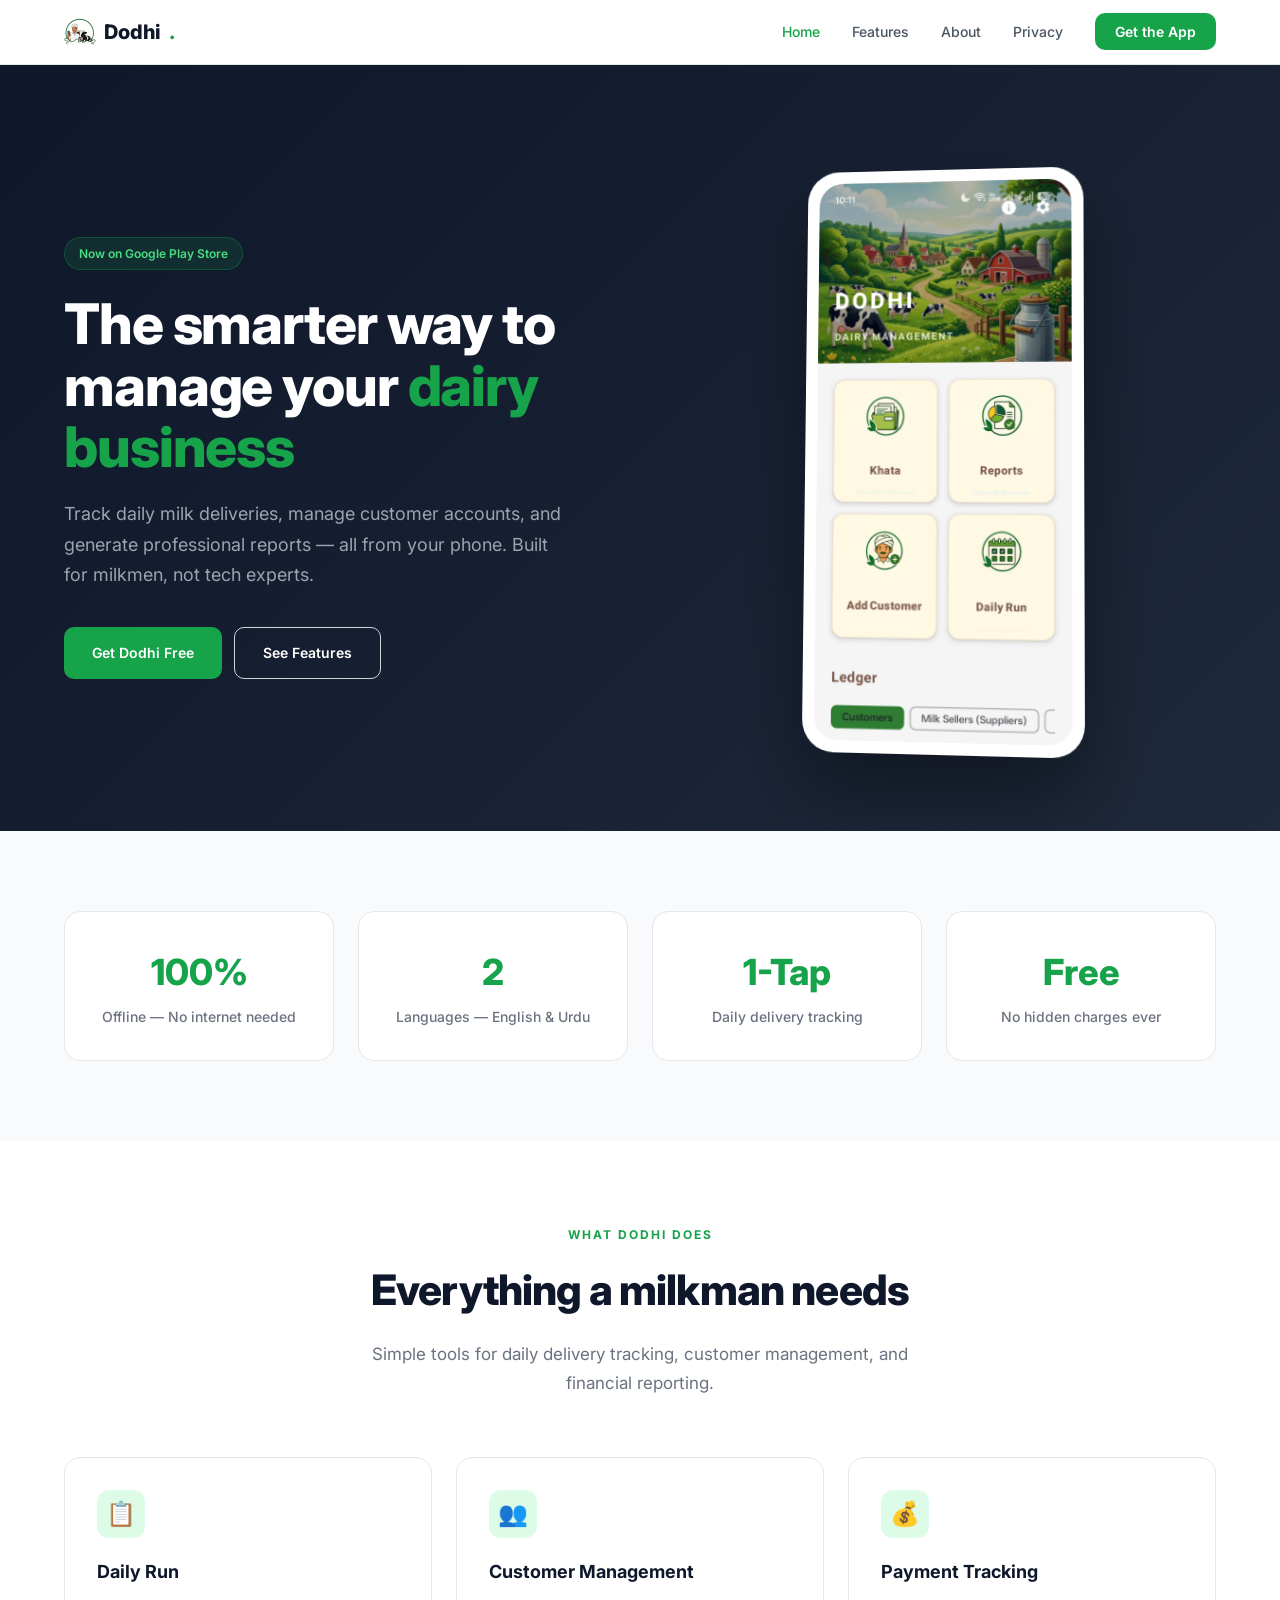
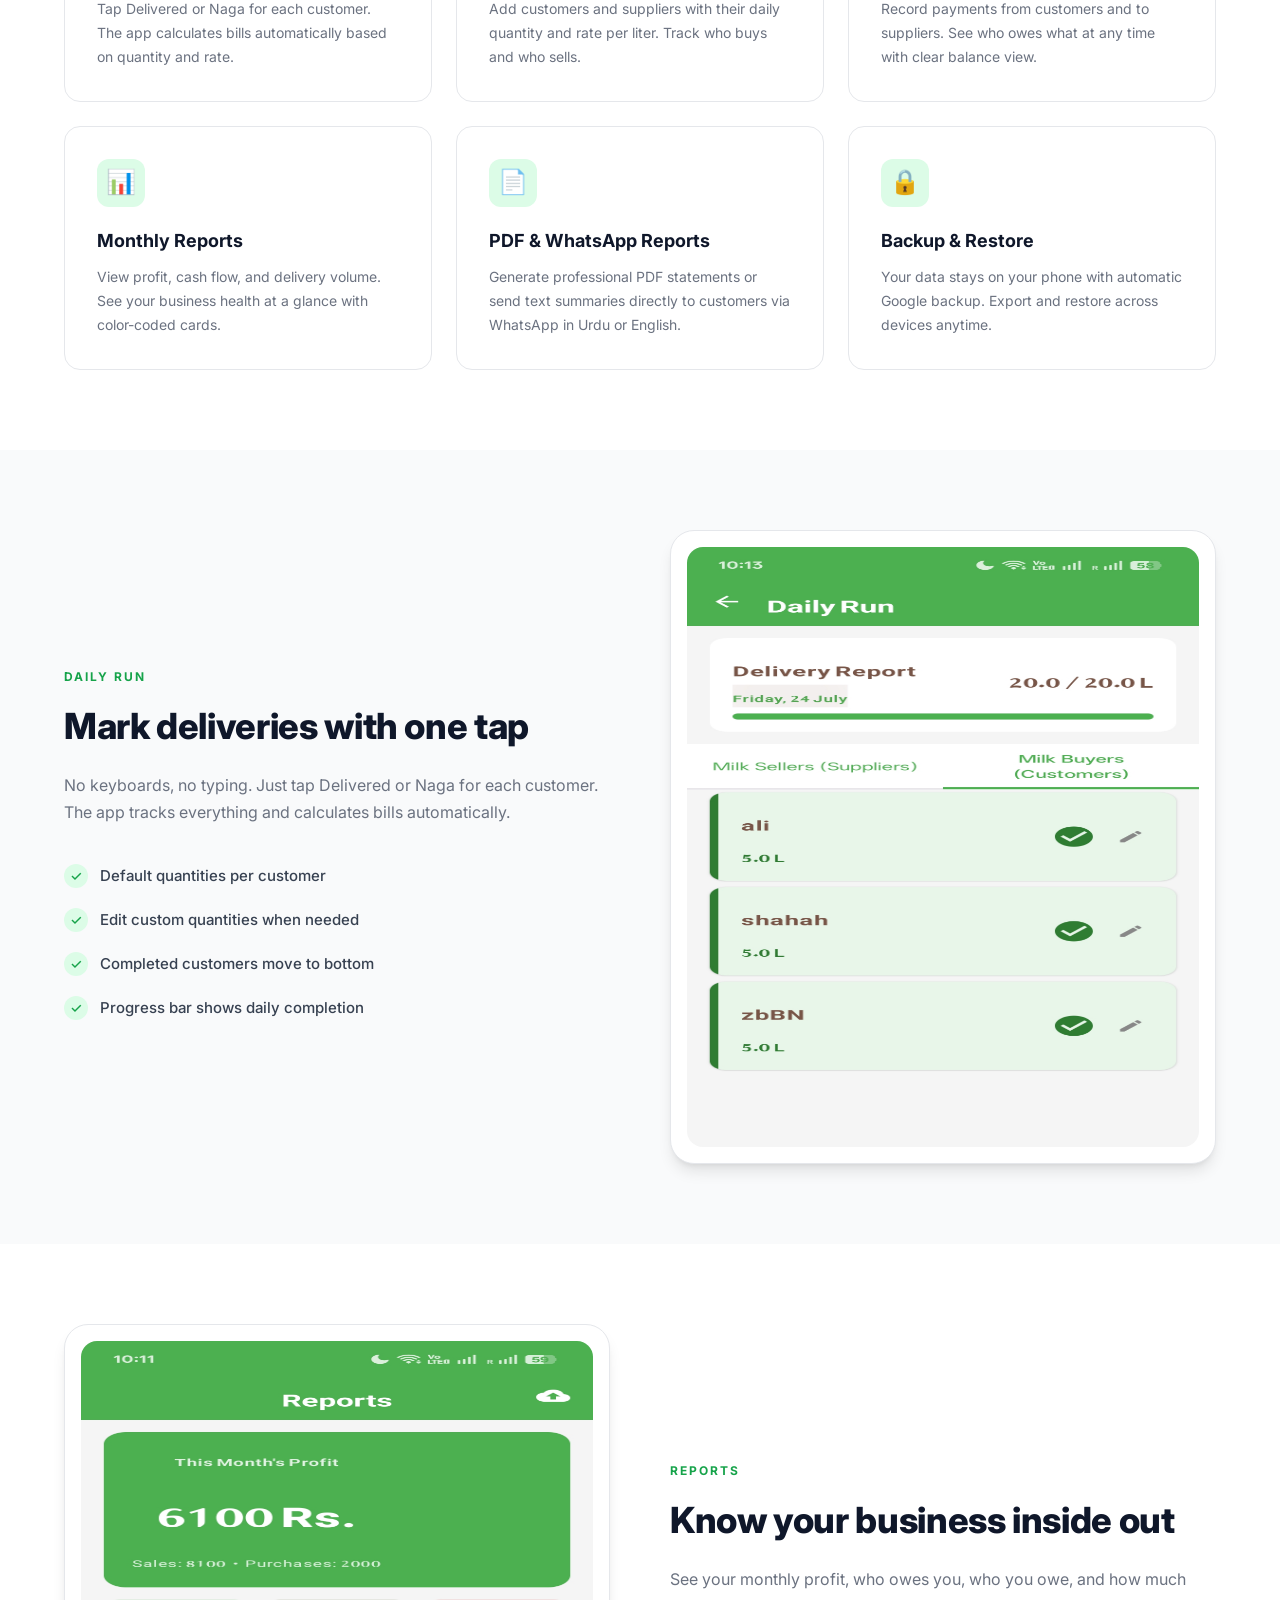
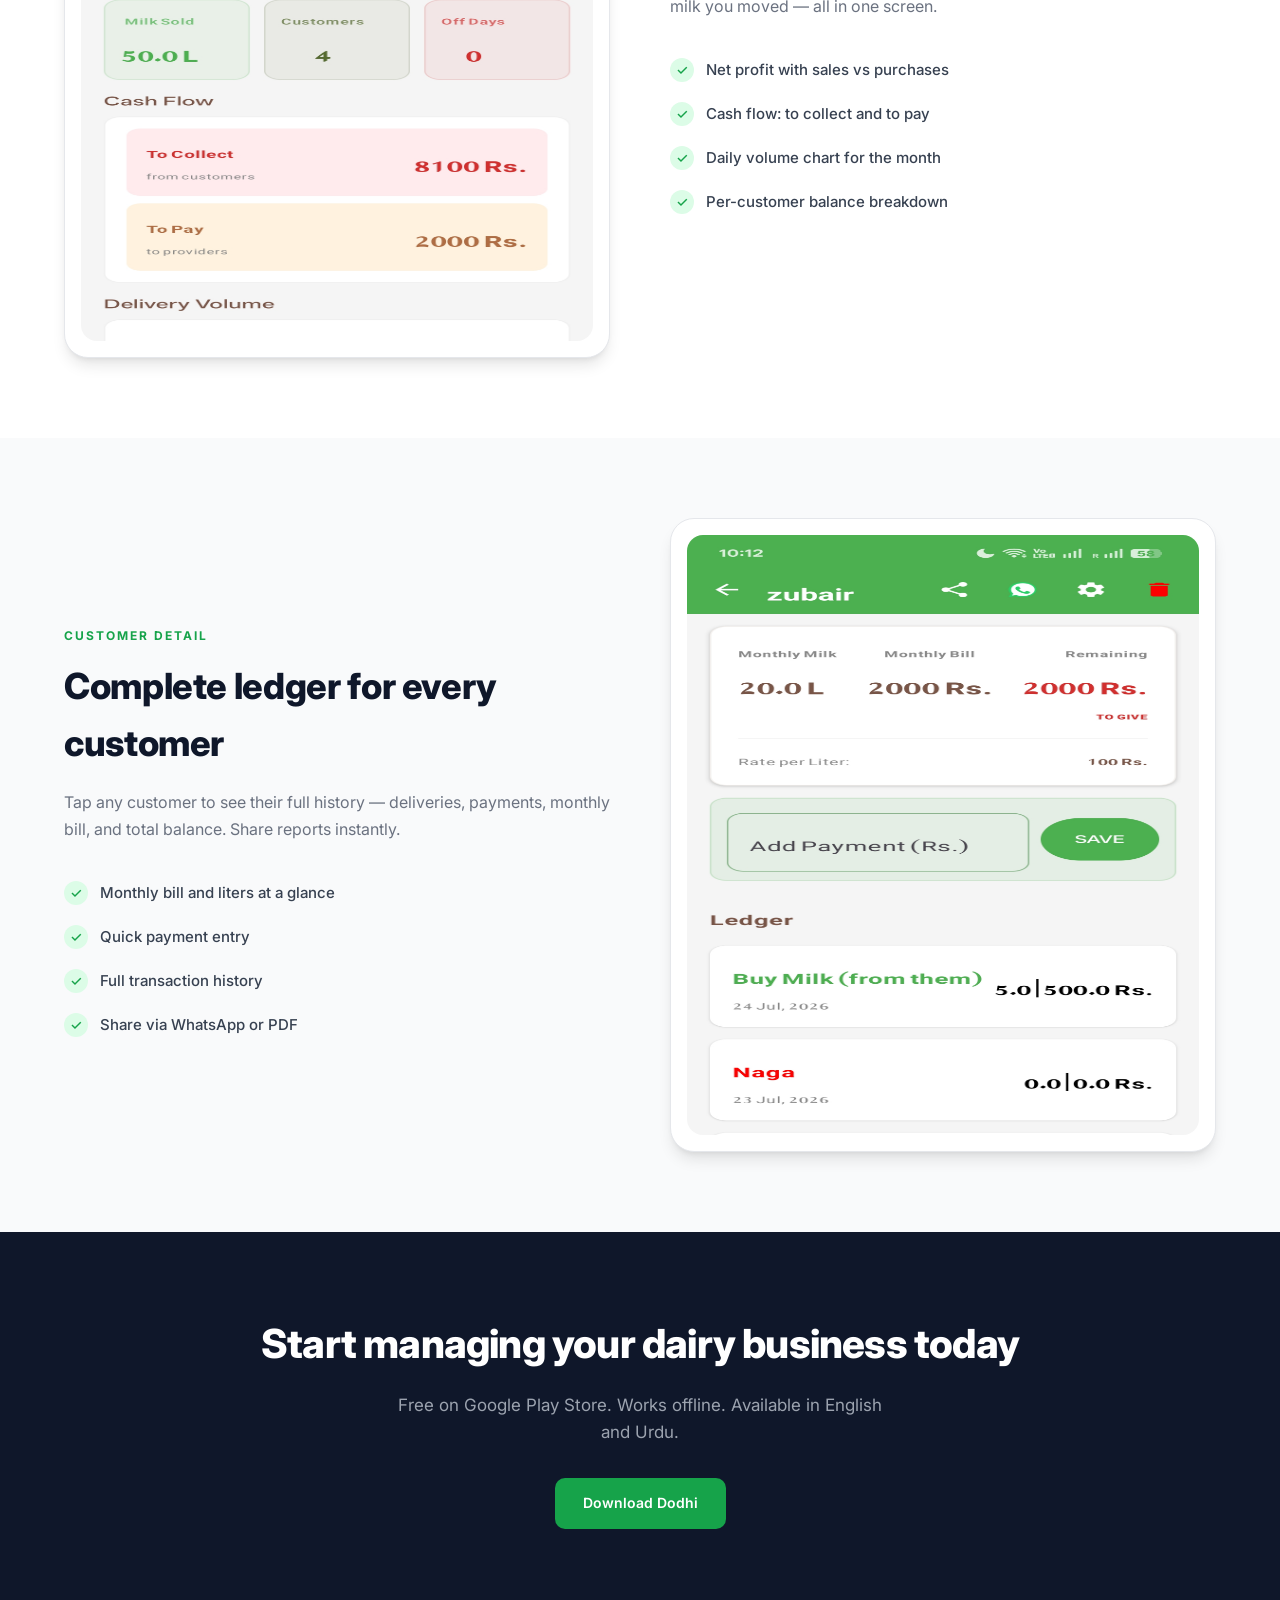
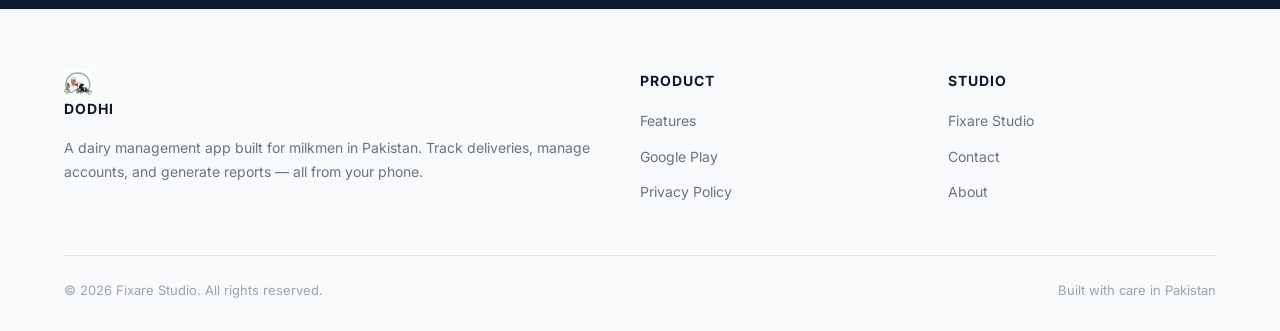
<file: docs/index.html>
<!DOCTYPE html>
<html lang="en">
<head>
  <meta charset="UTF-8">
  <meta name="viewport" content="width=device-width, initial-scale=1.0">
  <title>Dodhi — Digital Dairy Management App for Milkmen</title>
  <meta name="description" content="Dodhi is a free dairy management app for Pakistani milkmen. Track daily milk deliveries, manage customer accounts, generate Urdu/English reports, and send WhatsApp receipts.">
  <meta name="keywords" content="dairy management app, milkman app Pakistan, milk delivery tracker, digital khata, milk ledger app, WhatsApp billing, dodhi app">
  <meta name="author" content="Fixare Studio">
  <meta name="robots" content="index, follow">
  <link rel="canonical" href="https://dodhi.fixarestudio.com/">

  <meta property="og:type" content="website">
  <meta property="og:url" content="https://dodhi.fixarestudio.com/">
  <meta property="og:title" content="Dodhi — Digital Dairy Management App for Milkmen">
  <meta property="og:description" content="Track daily milk deliveries, manage customer accounts, generate Urdu/English reports, and send WhatsApp receipts.">
  <meta property="og:image" content="https://dodhi.fixarestudio.com/assets/logo.png">

  <meta name="twitter:card" content="summary_large_image">
  <meta name="twitter:title" content="Dodhi — Digital Dairy Management App for Milkmen">
  <meta name="twitter:description" content="Track daily milk deliveries, manage customer accounts, generate Urdu/English reports, and send WhatsApp receipts.">
  <meta name="twitter:image" content="https://dodhi.fixarestudio.com/assets/logo.png">

  <link rel="icon" href="./assets/logo.png" type="image/png">
  <link rel="preconnect" href="https://fonts.googleapis.com">
  <link rel="preconnect" href="https://fonts.gstatic.com" crossorigin>
  <link href="https://fonts.googleapis.com/css2?family=Inter:wght@400;500;600;700;800&display=swap" rel="stylesheet">
  <link rel="stylesheet" href="./style.css">
</head>
<body>

  <!-- Navigation -->
  <nav class="nav">
    <div class="nav-inner">
      <a href="./index.html" class="nav-logo">
        <img src="./assets/logo.png" alt="Dodhi" width="32" height="32" style="border-radius: 8px;">
        Dodhi<span class="dot">.</span>
      </a>
      <button class="nav-toggle" aria-label="Menu" onclick="document.querySelector('.nav-links').classList.toggle('active')">
        <span></span><span></span><span></span>
      </button>
      <ul class="nav-links">
        <li><a href="./index.html" class="active">Home</a></li>
        <li><a href="./features.html">Features</a></li>
        <li><a href="./about.html">About</a></li>
        <li><a href="./privacy.html">Privacy</a></li>
        <li><a href="https://play.google.com/store/apps/details?id=com.fixare.dodhi" class="nav-cta" target="_blank" rel="noopener">Get the App</a></li>
      </ul>
    </div>
  </nav>

  <!-- Hero -->
  <section class="hero">
    <div class="container">
      <div class="hero-grid">
        <div class="text">
          <div class="hero-badge">Now on Google Play Store</div>
          <h1>The smarter way to manage your <span>dairy business</span></h1>
          <p class="hero-sub">Track daily milk deliveries, manage customer accounts, and generate professional reports — all from your phone. Built for milkmen, not tech experts.</p>
          <div class="hero-actions">
            <a href="https://play.google.com/store/apps/details?id=com.fixare.dodhi" class="btn btn-primary" target="_blank" rel="noopener">Get Dodhi Free</a>
            <a href="./features.html" class="btn btn-outline">See Features</a>
          </div>
        </div>
        <div class="hero-visual">
          <div class="phone-mockup">
            <div class="phone-screen">
              <img src="./assets/12.jpg" alt="Dodhi app dashboard showing daily milk delivery overview" width="256" height="500" loading="eager">
            </div>
          </div>
        </div>
      </div>
    </div>
  </section>

  <!-- Stats -->
  <section class="section section-alt">
    <div class="container">
      <div class="stats-grid">
        <div class="stat-card reveal">
          <div class="stat-value">100%</div>
          <div class="stat-label">Offline — No internet needed</div>
        </div>
        <div class="stat-card reveal">
          <div class="stat-value">2</div>
          <div class="stat-label">Languages — English & Urdu</div>
        </div>
        <div class="stat-card reveal">
          <div class="stat-value">1-Tap</div>
          <div class="stat-label">Daily delivery tracking</div>
        </div>
        <div class="stat-card reveal">
          <div class="stat-value">Free</div>
          <div class="stat-label">No hidden charges ever</div>
        </div>
      </div>
    </div>
  </section>

  <!-- Features -->
  <section class="section">
    <div class="container">
      <div class="section-header">
        <div class="section-badge">What Dodhi Does</div>
        <h2 class="section-title">Everything a milkman needs</h2>
        <p class="section-desc">Simple tools for daily delivery tracking, customer management, and financial reporting.</p>
      </div>
      <div class="features-grid">
        <div class="feature-card reveal">
          <div class="feature-icon">📋</div>
          <h3>Daily Run</h3>
          <p>Tap Delivered or Naga for each customer. The app calculates bills automatically based on quantity and rate.</p>
        </div>
        <div class="feature-card reveal">
          <div class="feature-icon">👥</div>
          <h3>Customer Management</h3>
          <p>Add customers and suppliers with their daily quantity and rate per liter. Track who buys and who sells.</p>
        </div>
        <div class="feature-card reveal">
          <div class="feature-icon">💰</div>
          <h3>Payment Tracking</h3>
          <p>Record payments from customers and to suppliers. See who owes what at any time with clear balance view.</p>
        </div>
        <div class="feature-card reveal">
          <div class="feature-icon">📊</div>
          <h3>Monthly Reports</h3>
          <p>View profit, cash flow, and delivery volume. See your business health at a glance with color-coded cards.</p>
        </div>
        <div class="feature-card reveal">
          <div class="feature-icon">📄</div>
          <h3>PDF & WhatsApp Reports</h3>
          <p>Generate professional PDF statements or send text summaries directly to customers via WhatsApp in Urdu or English.</p>
        </div>
        <div class="feature-card reveal">
          <div class="feature-icon">🔒</div>
          <h3>Backup & Restore</h3>
          <p>Your data stays on your phone with automatic Google backup. Export and restore across devices anytime.</p>
        </div>
      </div>
    </div>
  </section>

  <!-- Split: Daily Run -->
  <section class="section section-alt">
    <div class="container">
      <div class="split-section">
        <div class="text">
          <div class="section-badge">Daily Run</div>
          <h3 class="split-title">Mark deliveries with one tap</h3>
          <p class="split-desc">No keyboards, no typing. Just tap Delivered or Naga for each customer. The app tracks everything and calculates bills automatically.</p>
          <ul class="split-list">
            <li><span class="check">✓</span> Default quantities per customer</li>
            <li><span class="check">✓</span> Edit custom quantities when needed</li>
            <li><span class="check">✓</span> Completed customers move to bottom</li>
            <li><span class="check">✓</span> Progress bar shows daily completion</li>
          </ul>
        </div>
        <div class="visual">
          <div class="screenshot-card">
            <img src="./assets/6.jpg" alt="Dodhi daily run screen showing delivery tracking" width="400" height="600" loading="lazy">
          </div>
        </div>
      </div>
    </div>
  </section>

  <!-- Split: Reports -->
  <section class="section">
    <div class="container">
      <div class="split-section">
        <div class="visual">
          <div class="screenshot-card">
            <img src="./assets/7.jpg" alt="Dodhi reports dashboard showing profit and cash flow" width="400" height="600" loading="lazy">
          </div>
        </div>
        <div class="text">
          <div class="section-badge">Reports</div>
          <h3 class="split-title">Know your business inside out</h3>
          <p class="split-desc">See your monthly profit, who owes you, who you owe, and how much milk you moved — all in one screen.</p>
          <ul class="split-list">
            <li><span class="check">✓</span> Net profit with sales vs purchases</li>
            <li><span class="check">✓</span> Cash flow: to collect and to pay</li>
            <li><span class="check">✓</span> Daily volume chart for the month</li>
            <li><span class="check">✓</span> Per-customer balance breakdown</li>
          </ul>
        </div>
      </div>
    </div>
  </section>

  <!-- Split: Customer Detail -->
  <section class="section section-alt">
    <div class="container">
      <div class="split-section">
        <div class="text">
          <div class="section-badge">Customer Detail</div>
          <h3 class="split-title">Complete ledger for every customer</h3>
          <p class="split-desc">Tap any customer to see their full history — deliveries, payments, monthly bill, and total balance. Share reports instantly.</p>
          <ul class="split-list">
            <li><span class="check">✓</span> Monthly bill and liters at a glance</li>
            <li><span class="check">✓</span> Quick payment entry</li>
            <li><span class="check">✓</span> Full transaction history</li>
            <li><span class="check">✓</span> Share via WhatsApp or PDF</li>
          </ul>
        </div>
        <div class="visual">
          <div class="screenshot-card">
            <img src="./assets/8.jpg" alt="Dodhi customer detail screen showing ledger and balance" width="400" height="600" loading="lazy">
          </div>
        </div>
      </div>
    </div>
  </section>

  <!-- CTA -->
  <section class="cta-section">
    <div class="container">
      <h2>Start managing your dairy business today</h2>
      <p>Free on Google Play Store. Works offline. Available in English and Urdu.</p>
      <a href="https://play.google.com/store/apps/details?id=com.fixare.dodhi" class="btn btn-primary" target="_blank" rel="noopener">Download Dodhi</a>
    </div>
  </section>

  <!-- Footer -->
  <footer class="footer">
    <div class="container">
      <div class="footer-grid">
        <div>
          <h4>
            <img src="./assets/logo.png" alt="" width="28" height="28" style="border-radius: 6px; vertical-align: middle; margin-right: 8px;">
            Dodhi
          </h4>
          <p>A dairy management app built for milkmen in Pakistan. Track deliveries, manage accounts, and generate reports — all from your phone.</p>
        </div>
        <div>
          <h4>Product</h4>
          <ul>
            <li><a href="./features.html">Features</a></li>
            <li><a href="https://play.google.com/store/apps/details?id=com.fixare.dodhi" target="_blank" rel="noopener">Google Play</a></li>
            <li><a href="./privacy.html">Privacy Policy</a></li>
          </ul>
        </div>
        <div>
          <h4>Studio</h4>
          <ul>
            <li><a href="https://fixarestudio.com" target="_blank" rel="noopener">Fixare Studio</a></li>
            <li><a href="mailto:hi.sadaqat@gmail.com">Contact</a></li>
            <li><a href="./about.html">About</a></li>
          </ul>
        </div>
      </div>
      <div class="footer-bottom">
        <span>© 2026 Fixare Studio. All rights reserved.</span>
        <span>Built with care in Pakistan</span>
      </div>
    </div>
  </footer>

  <script>
    // Reveal on scroll
    const observer = new IntersectionObserver((entries) => {
      entries.forEach(e => { if (e.isIntersecting) { e.target.classList.add('visible'); } });
    }, { threshold: 0.1 });
    document.querySelectorAll('.reveal').forEach(el => observer.observe(el));
  </script>
</body>
</html>
</file>
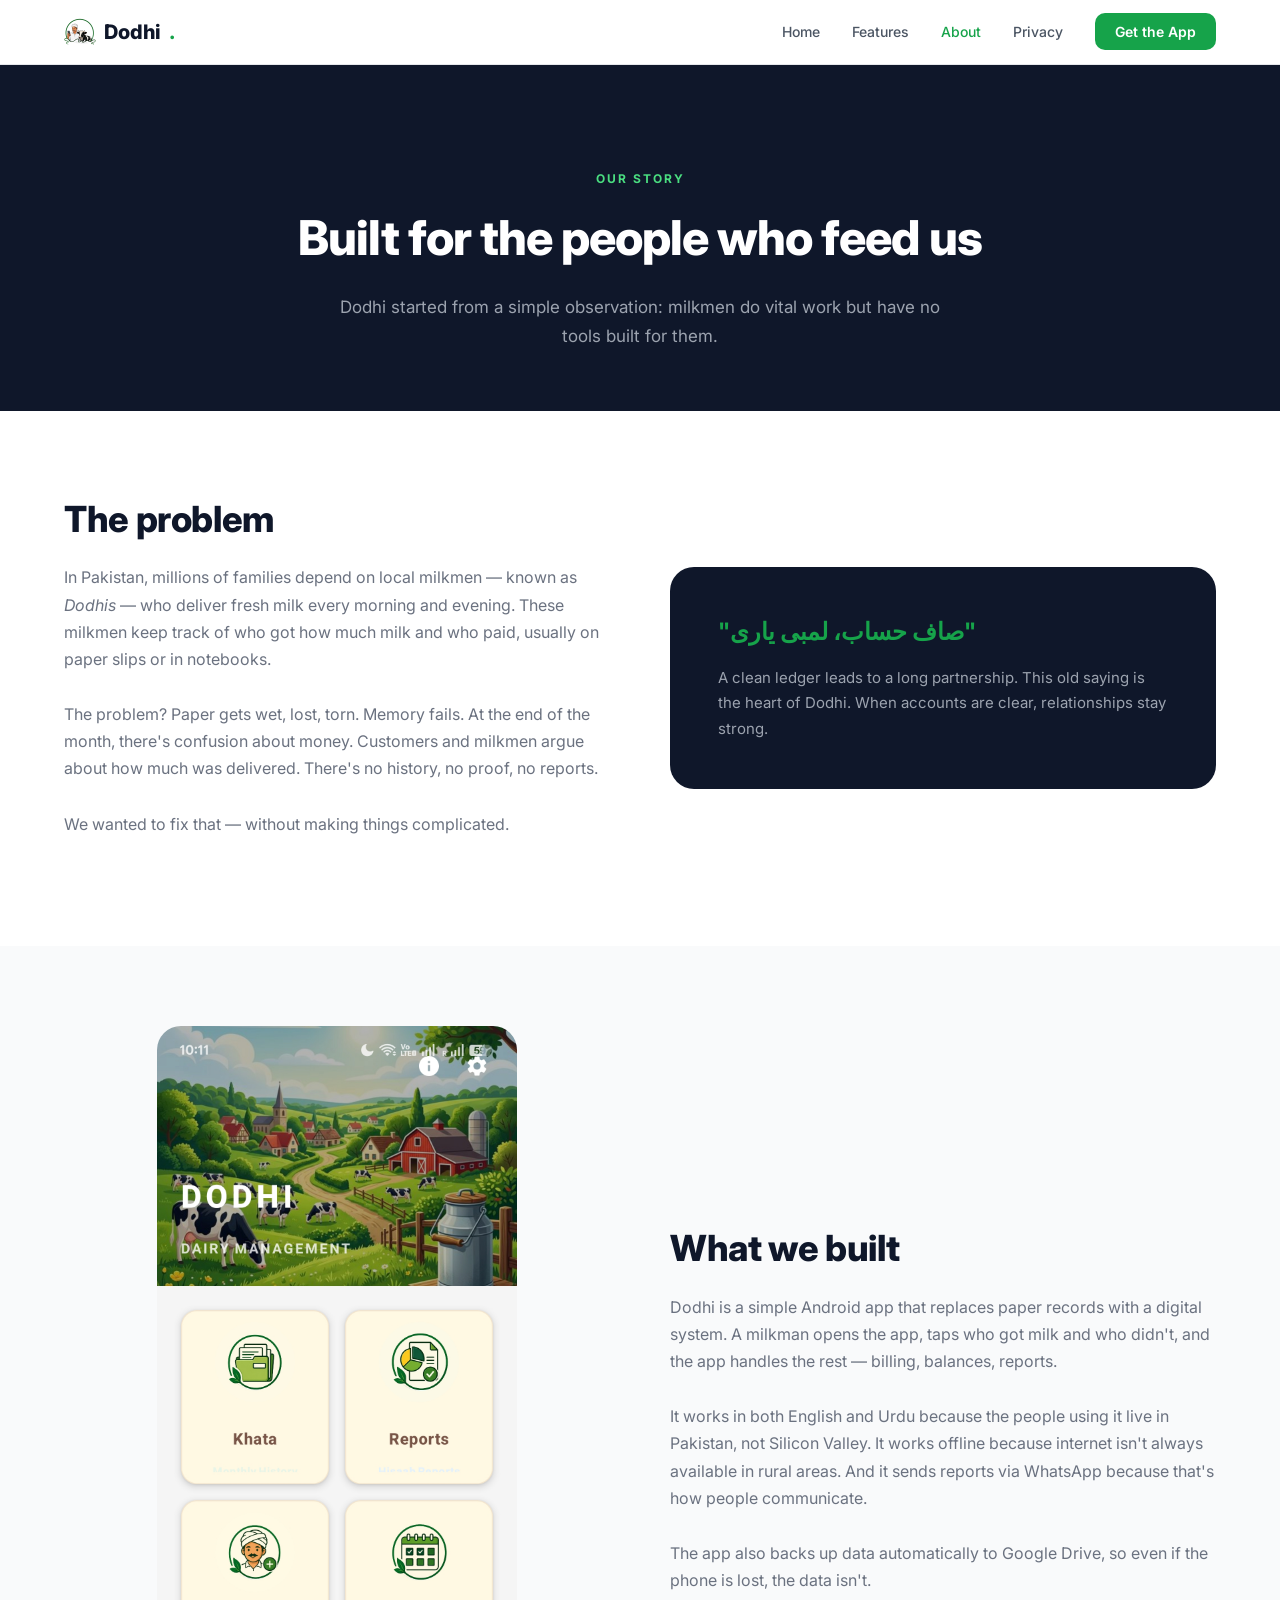
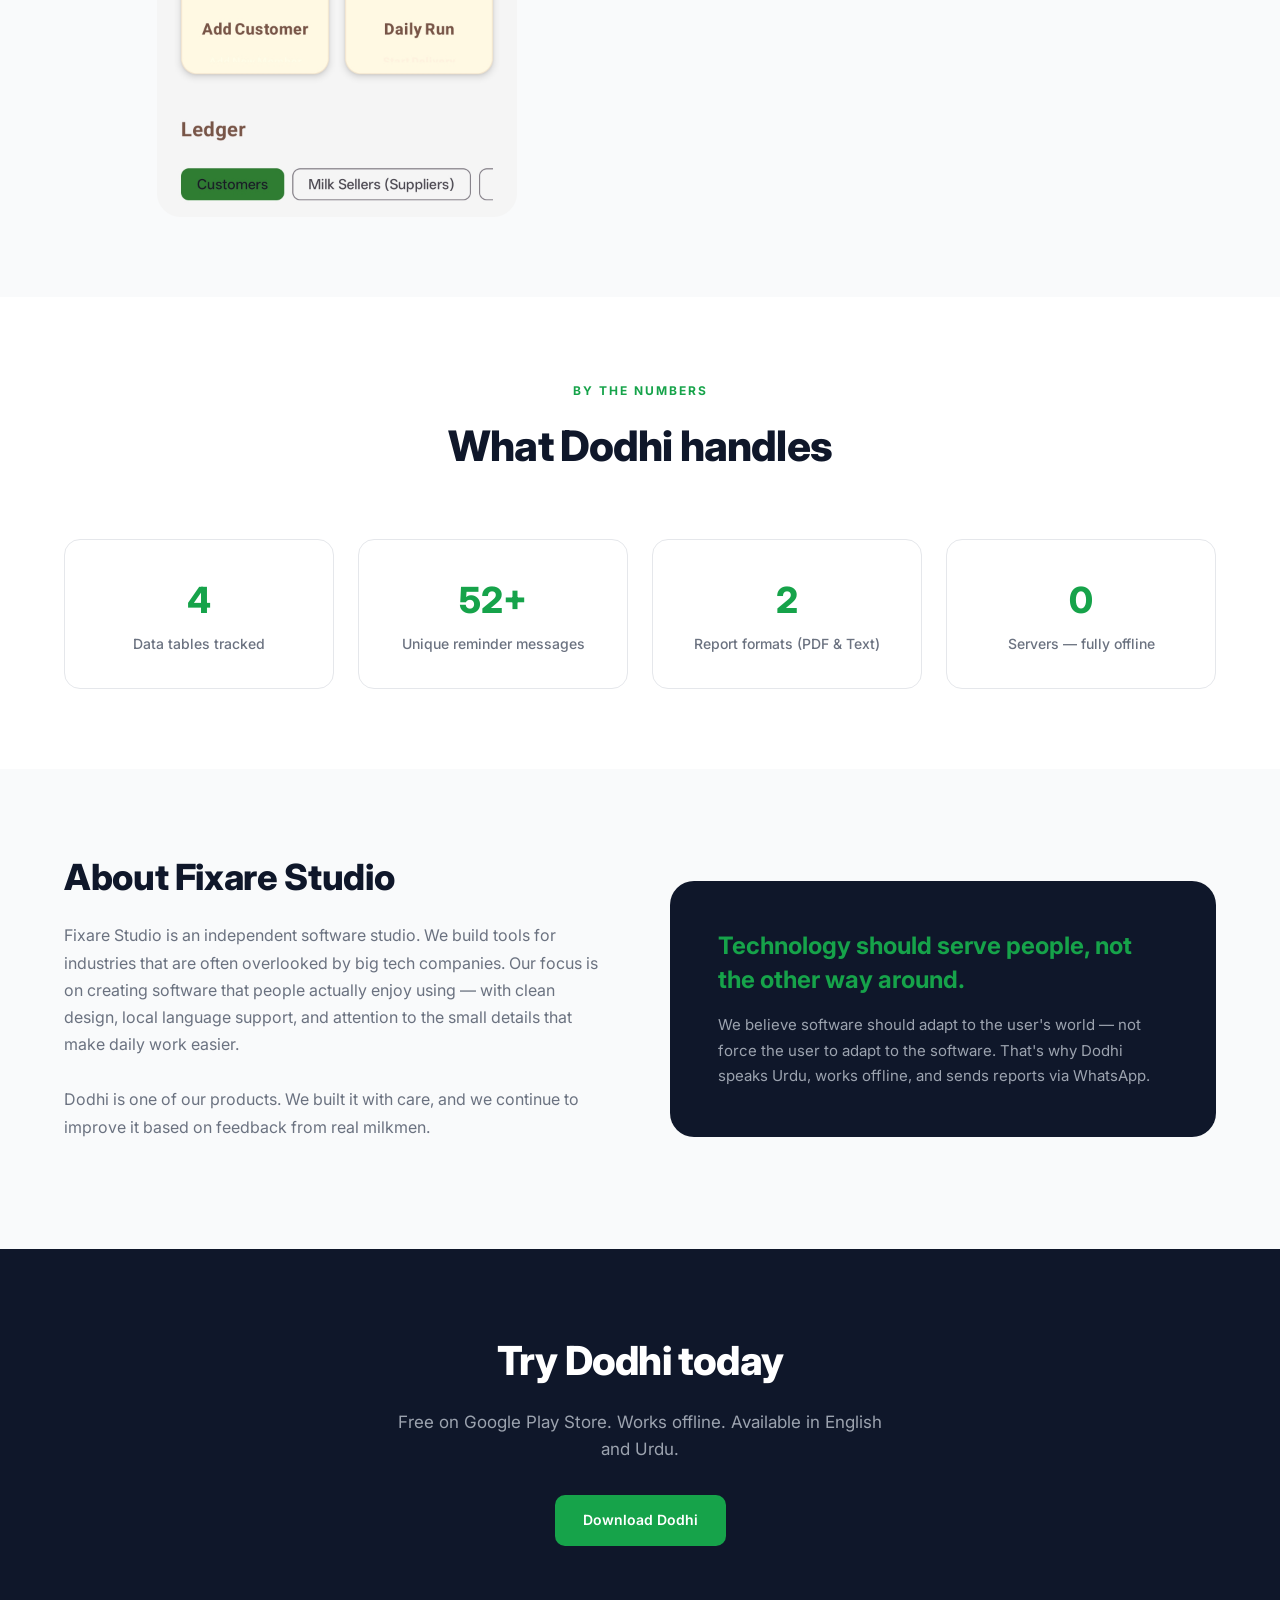
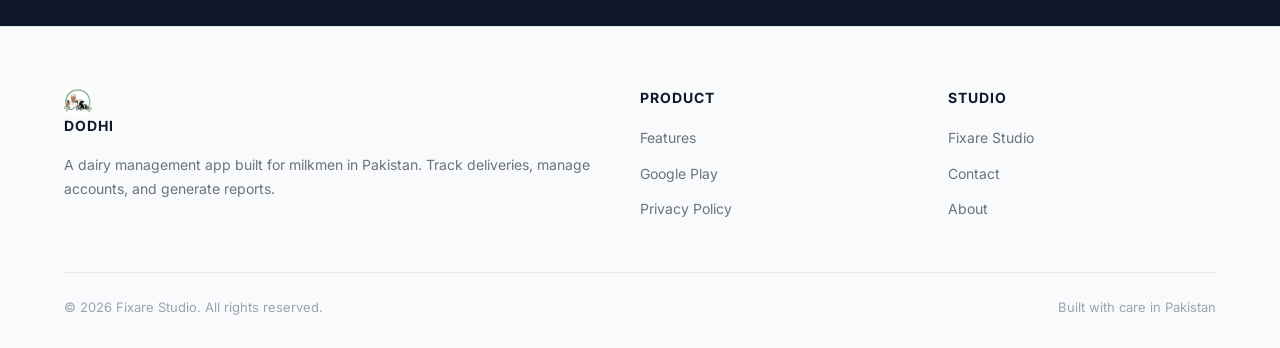
<file: docs/about.html>
<!DOCTYPE html>
<html lang="en">
<head>
  <meta charset="UTF-8">
  <meta name="viewport" content="width=device-width, initial-scale=1.0">
  <title>About Dodhi — Our Story | Fixare Studio</title>
  <meta name="description" content="The story behind Dodhi. Built by Fixare Studio to help Pakistani milkmen manage their dairy business with a simple, offline-first app.">
  <meta name="keywords" content="about dodhi, fixare studio, dairy app Pakistan, milkman technology, offline dairy management">
  <meta name="author" content="Fixare Studio">
  <meta name="robots" content="index, follow">
  <link rel="canonical" href="https://dodhi.fixarestudio.com/about.html">

  <meta property="og:type" content="website">
  <meta property="og:url" content="https://dodhi.fixarestudio.com/about.html">
  <meta property="og:title" content="About Dodhi — Our Story">
  <meta property="og:description" content="Built by Fixare Studio to help Pakistani milkmen manage their dairy business with a simple, offline-first app.">
  <meta property="og:image" content="https://dodhi.fixarestudio.com/assets/logo.png">

  <meta name="twitter:card" content="summary_large_image">
  <meta name="twitter:title" content="About Dodhi — Our Story">
  <meta name="twitter:description" content="Built by Fixare Studio to help Pakistani milkmen manage their dairy business with a simple, offline-first app.">
  <meta name="twitter:image" content="https://dodhi.fixarestudio.com/assets/logo.png">

  <link rel="icon" href="./assets/logo.png" type="image/png">
  <link rel="preconnect" href="https://fonts.googleapis.com">
  <link rel="preconnect" href="https://fonts.gstatic.com" crossorigin>
  <link href="https://fonts.googleapis.com/css2?family=Inter:wght@400;500;600;700;800&display=swap" rel="stylesheet">
  <link rel="stylesheet" href="./style.css">
  <style>
    .promo-image {
      width: 100%;
      max-width: 360px;
      height: auto;
      border-radius: var(--radius-lg);
    }
  </style>
</head>
<body>

  <nav class="nav">
    <div class="nav-inner">
      <a href="./index.html" class="nav-logo">
        <img src="./assets/logo.png" alt="Dodhi" width="32" height="32" style="border-radius: 8px;">
        Dodhi<span class="dot">.</span>
      </a>
      <button class="nav-toggle" aria-label="Menu" onclick="document.querySelector('.nav-links').classList.toggle('active')">
        <span></span><span></span><span></span>
      </button>
      <ul class="nav-links">
        <li><a href="./index.html">Home</a></li>
        <li><a href="./features.html">Features</a></li>
        <li><a href="./about.html" class="active">About</a></li>
        <li><a href="./privacy.html">Privacy</a></li>
        <li><a href="https://play.google.com/store/apps/details?id=com.fixare.dodhi" class="nav-cta" target="_blank" rel="noopener">Get the App</a></li>
      </ul>
    </div>
  </nav>

  <section class="subpage-hero">
    <div class="container">
      <div class="section-badge" style="color: #4ade80;">OUR STORY</div>
      <h1>Built for the people who feed us</h1>
      <p>Dodhi started from a simple observation: milkmen do vital work but have no tools built for them.</p>
    </div>
  </section>

  <section class="section">
    <div class="container">
      <div class="about-story">
        <div class="text">
          <h3 class="split-title">The problem</h3>
          <p class="split-desc">In Pakistan, millions of families depend on local milkmen — known as <em>Dodhis</em> — who deliver fresh milk every morning and evening. These milkmen keep track of who got how much milk and who paid, usually on paper slips or in notebooks.</p>
          <p class="split-desc">The problem? Paper gets wet, lost, torn. Memory fails. At the end of the month, there's confusion about money. Customers and milkmen argue about how much was delivered. There's no history, no proof, no reports.</p>
          <p class="split-desc">We wanted to fix that — without making things complicated.</p>
        </div>
        <div class="visual">
          <div class="about-quote">
            <blockquote>"صاف حساب، لمبی یاری"</blockquote>
            <p>A clean ledger leads to a long partnership. This old saying is the heart of Dodhi. When accounts are clear, relationships stay strong.</p>
          </div>
        </div>
      </div>
    </div>
  </section>

  <section class="section section-alt">
    <div class="container">
      <div class="about-story">
        <div class="visual" style="display: flex; justify-content: center;">
          <img src="./assets/12.jpg" alt="Dodhi app dashboard — the smarter way to manage your dairy business" class="promo-image" width="360" height="640" loading="lazy">
        </div>
        <div class="text">
          <h3 class="split-title">What we built</h3>
          <p class="split-desc">Dodhi is a simple Android app that replaces paper records with a digital system. A milkman opens the app, taps who got milk and who didn't, and the app handles the rest — billing, balances, reports.</p>
          <p class="split-desc">It works in both English and Urdu because the people using it live in Pakistan, not Silicon Valley. It works offline because internet isn't always available in rural areas. And it sends reports via WhatsApp because that's how people communicate.</p>
          <p class="split-desc">The app also backs up data automatically to Google Drive, so even if the phone is lost, the data isn't.</p>
        </div>
      </div>
    </div>
  </section>

  <section class="section">
    <div class="container">
      <div class="section-header">
        <div class="section-badge">BY THE NUMBERS</div>
        <h2 class="section-title">What Dodhi handles</h2>
      </div>
      <div class="stats-grid">
        <div class="stat-card">
          <div class="stat-value">4</div>
          <div class="stat-label">Data tables tracked</div>
        </div>
        <div class="stat-card">
          <div class="stat-value">52+</div>
          <div class="stat-label">Unique reminder messages</div>
        </div>
        <div class="stat-card">
          <div class="stat-value">2</div>
          <div class="stat-label">Report formats (PDF & Text)</div>
        </div>
        <div class="stat-card">
          <div class="stat-value">0</div>
          <div class="stat-label">Servers — fully offline</div>
        </div>
      </div>
    </div>
  </section>

  <section class="section section-alt">
    <div class="container">
      <div class="about-story">
        <div class="text">
          <h3 class="split-title">About Fixare Studio</h3>
          <p class="split-desc">Fixare Studio is an independent software studio. We build tools for industries that are often overlooked by big tech companies. Our focus is on creating software that people actually enjoy using — with clean design, local language support, and attention to the small details that make daily work easier.</p>
          <p class="split-desc">Dodhi is one of our products. We built it with care, and we continue to improve it based on feedback from real milkmen.</p>
        </div>
        <div class="visual">
          <div class="about-quote">
            <blockquote>Technology should serve people, not the other way around.</blockquote>
            <p>We believe software should adapt to the user's world — not force the user to adapt to the software. That's why Dodhi speaks Urdu, works offline, and sends reports via WhatsApp.</p>
          </div>
        </div>
      </div>
    </div>
  </section>

  <section class="cta-section">
    <div class="container">
      <h2>Try Dodhi today</h2>
      <p>Free on Google Play Store. Works offline. Available in English and Urdu.</p>
      <a href="https://play.google.com/store/apps/details?id=com.fixare.dodhi" class="btn btn-primary" target="_blank" rel="noopener">Download Dodhi</a>
    </div>
  </section>

  <footer class="footer">
    <div class="container">
      <div class="footer-grid">
        <div>
          <h4>
            <img src="./assets/logo.png" alt="" width="28" height="28" style="border-radius: 6px; vertical-align: middle; margin-right: 8px;">
            Dodhi
          </h4>
          <p>A dairy management app built for milkmen in Pakistan. Track deliveries, manage accounts, and generate reports.</p>
        </div>
        <div>
          <h4>Product</h4>
          <ul>
            <li><a href="./features.html">Features</a></li>
            <li><a href="https://play.google.com/store/apps/details?id=com.fixare.dodhi" target="_blank" rel="noopener">Google Play</a></li>
            <li><a href="./privacy.html">Privacy Policy</a></li>
          </ul>
        </div>
        <div>
          <h4>Studio</h4>
          <ul>
            <li><a href="https://fixarestudio.com" target="_blank" rel="noopener">Fixare Studio</a></li>
            <li><a href="mailto:hi.sadaqat@gmail.com">Contact</a></li>
            <li><a href="./about.html">About</a></li>
          </ul>
        </div>
      </div>
      <div class="footer-bottom">
        <span>© 2026 Fixare Studio. All rights reserved.</span>
        <span>Built with care in Pakistan</span>
      </div>
    </div>
  </footer>

  <script>
    const observer = new IntersectionObserver((entries) => {
      entries.forEach(e => { if (e.isIntersecting) { e.target.classList.add('visible'); } });
    }, { threshold: 0.1 });
    document.querySelectorAll('.reveal').forEach(el => observer.observe(el));
  </script>
</body>
</html>
</file>
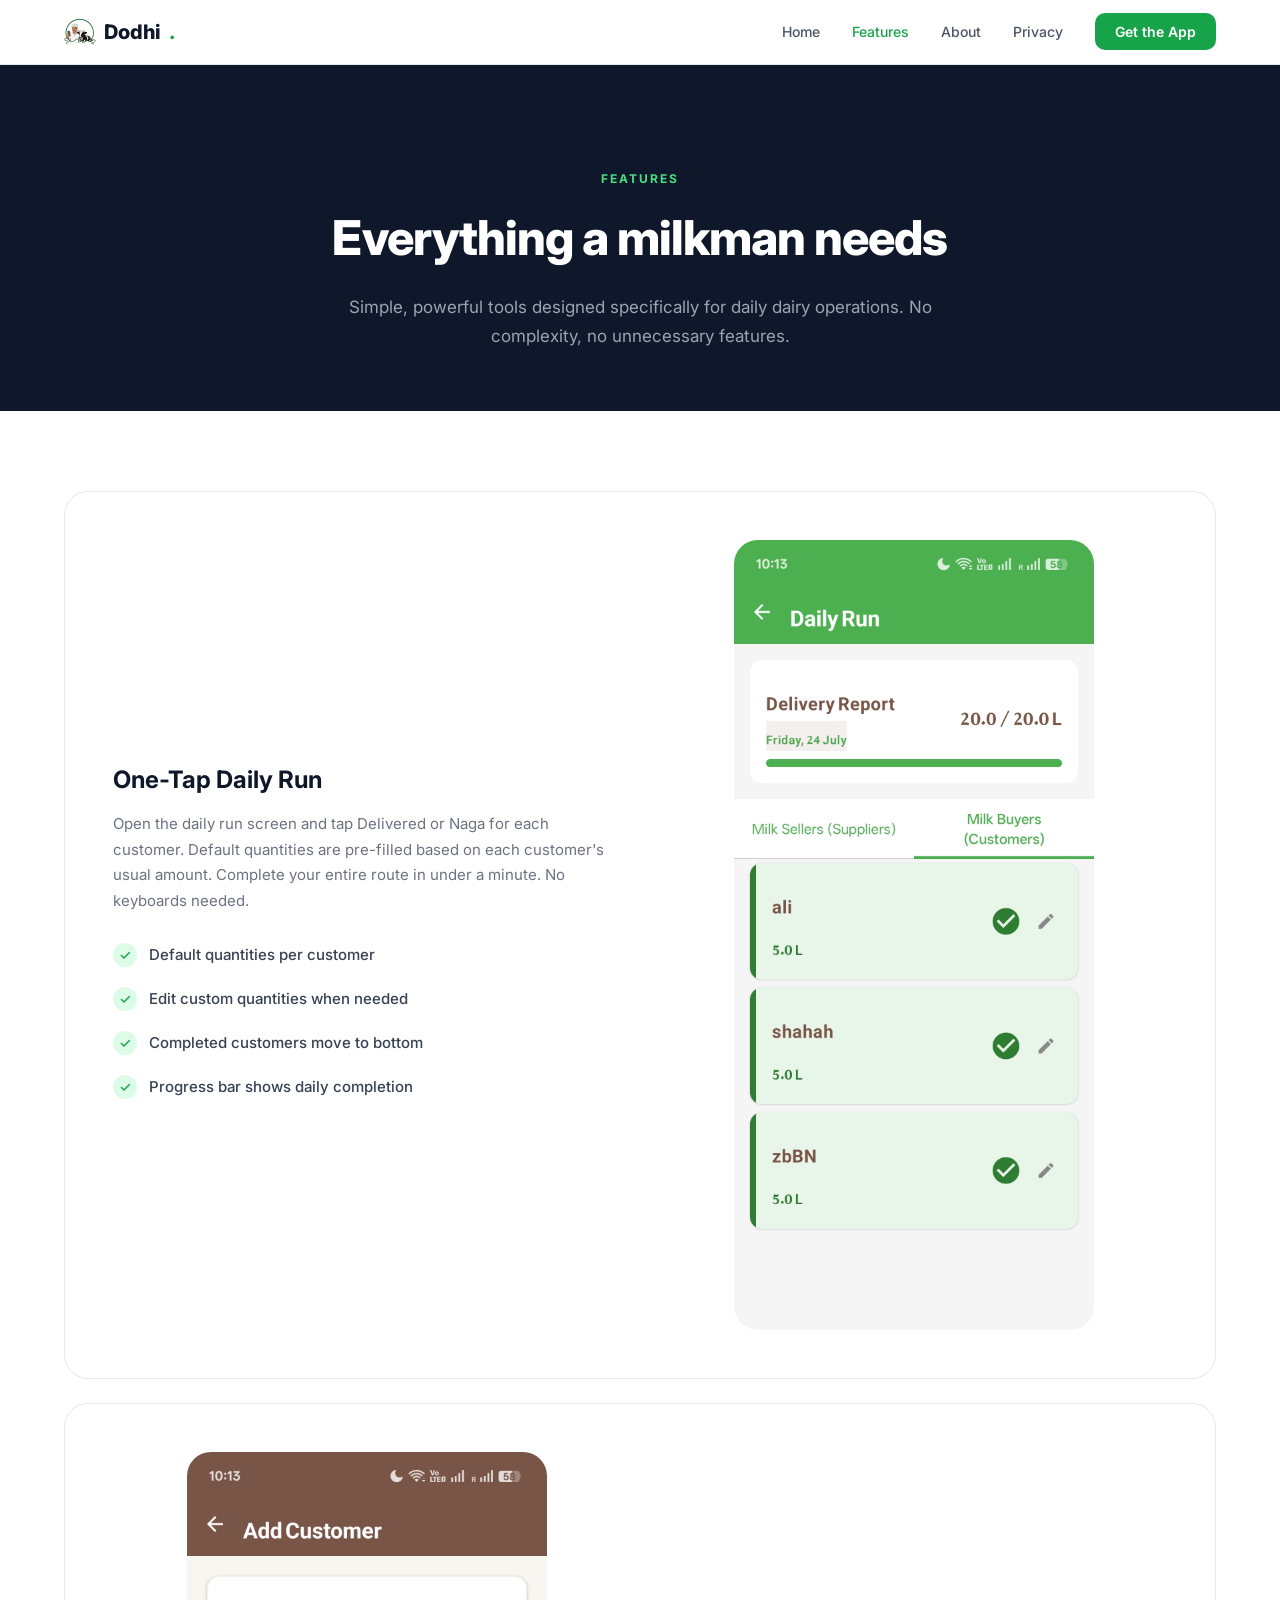
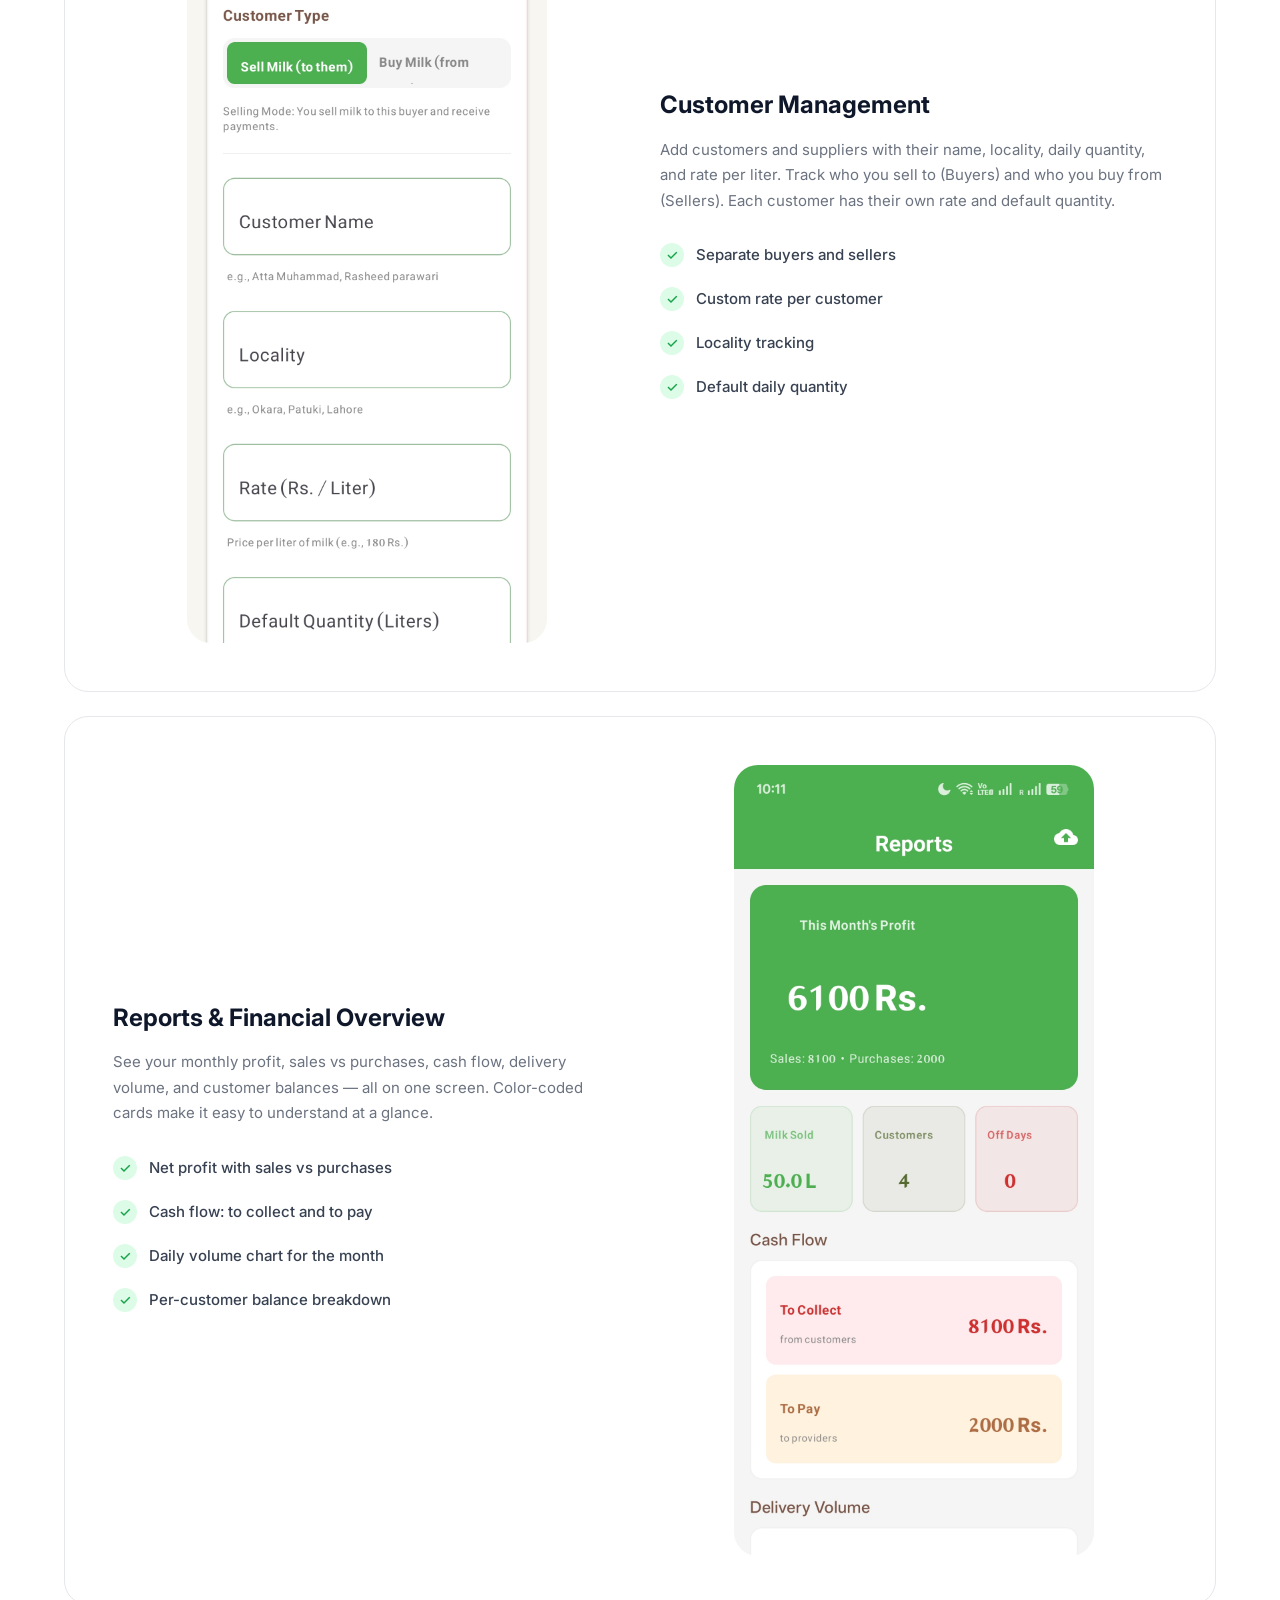
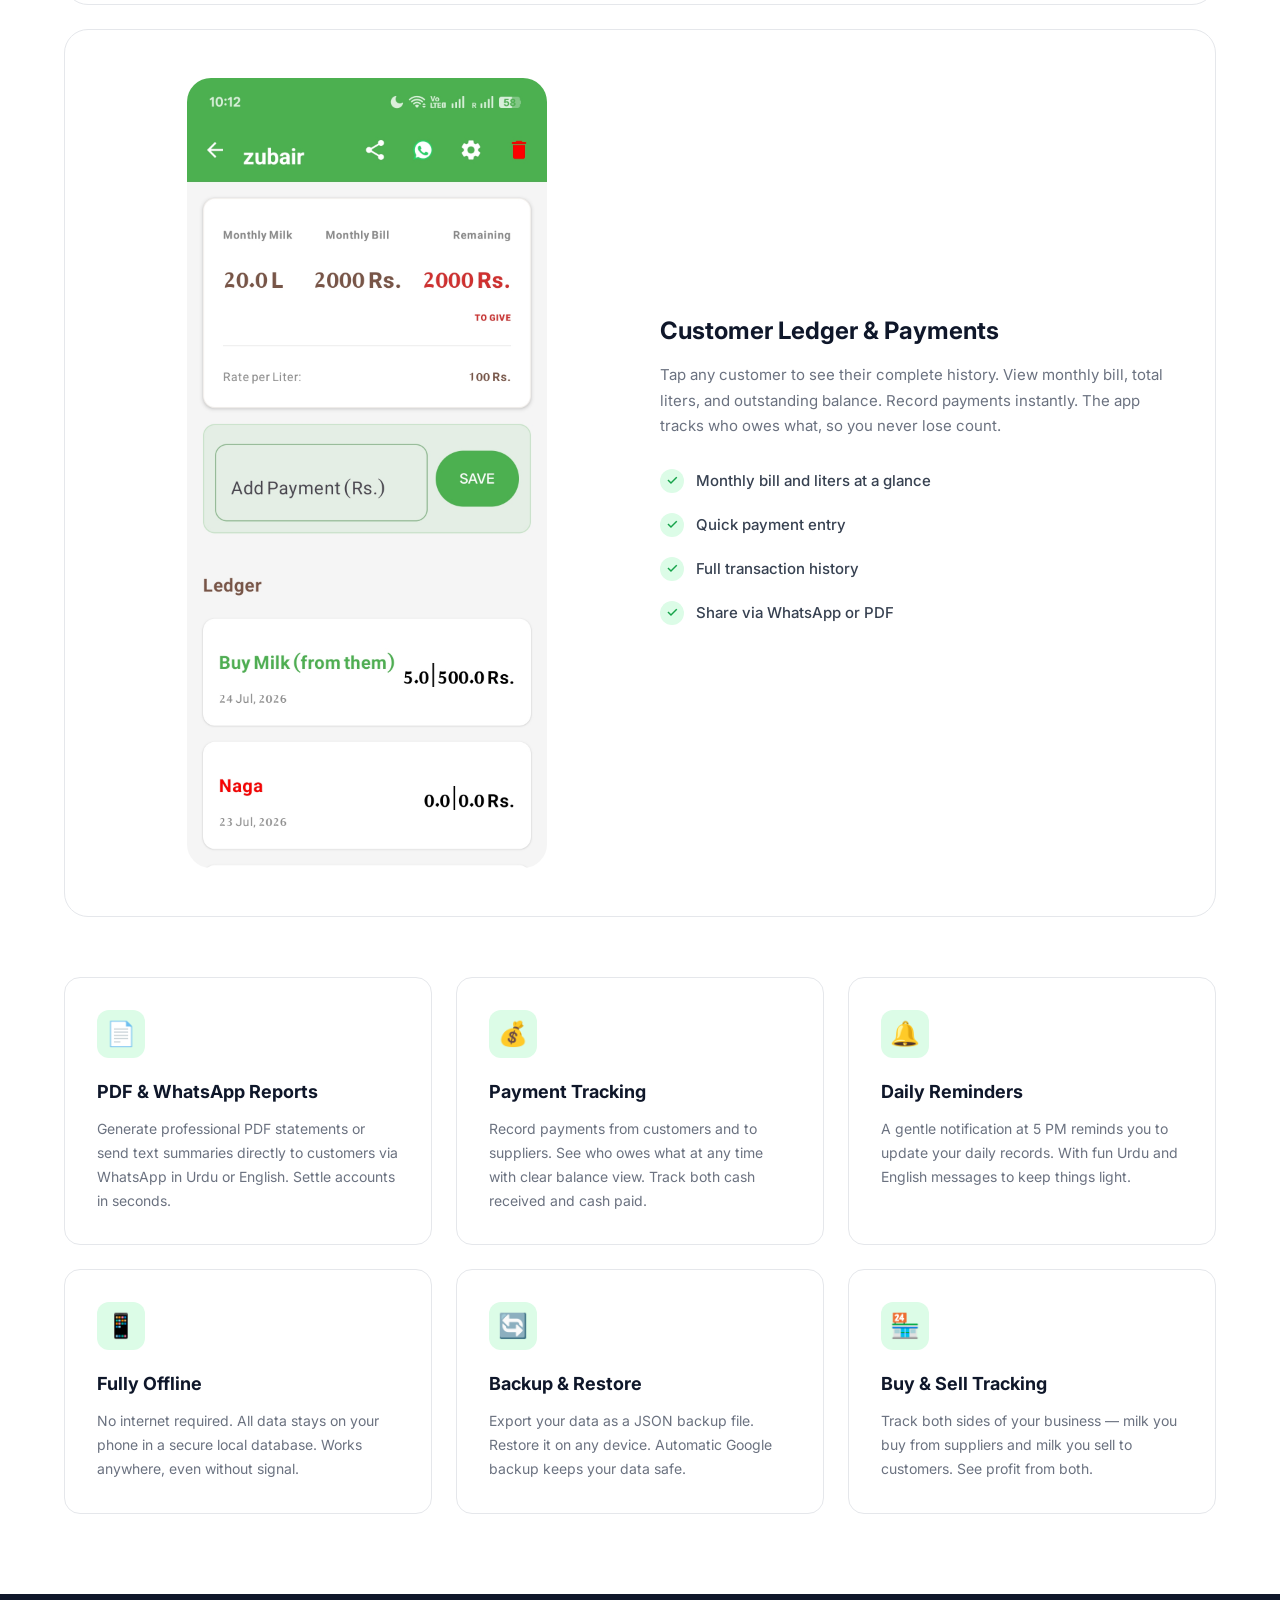
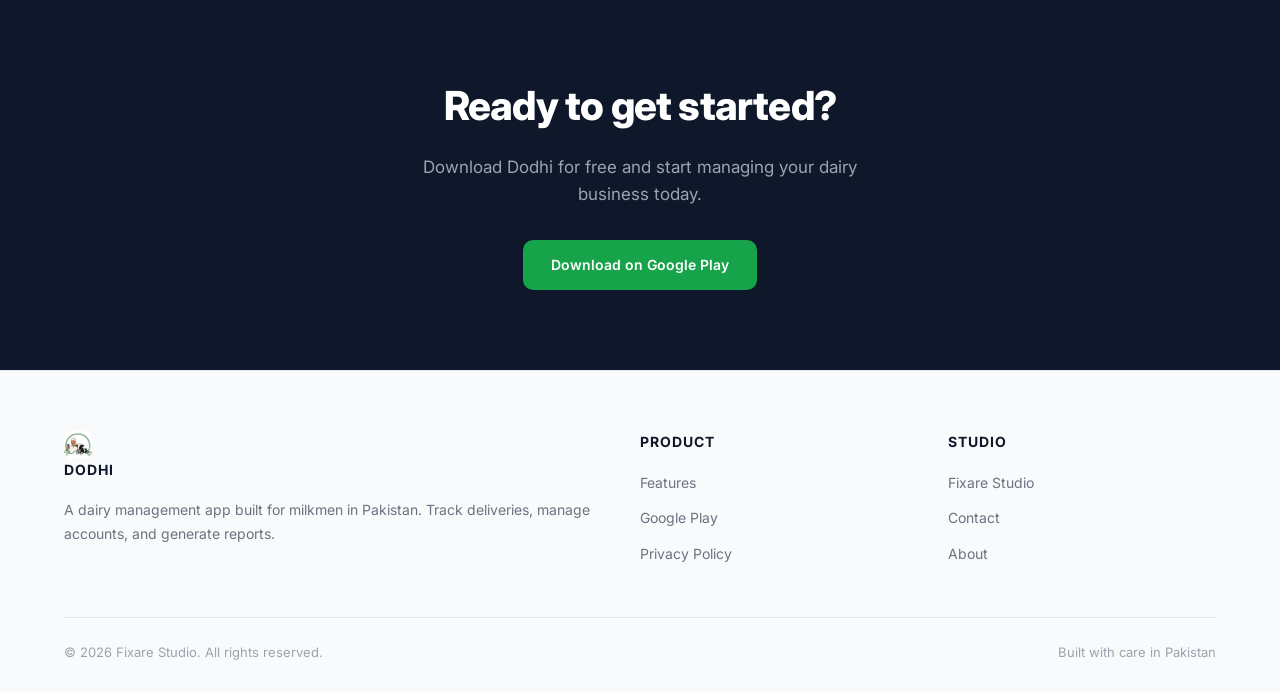
<file: docs/features.html>
<!DOCTYPE html>
<html lang="en">
<head>
  <meta charset="UTF-8">
  <meta name="viewport" content="width=device-width, initial-scale=1.0">
  <title>Features — Dodhi Dairy Management App</title>
  <meta name="description" content="Explore Dodhi's features: one-tap daily delivery tracking, automatic billing, PDF and WhatsApp reports, bilingual English/Urdu support, and secure backup.">
  <meta name="keywords" content="dodhi features, dairy app features, milk delivery tracking, digital khata, Urdu reports, WhatsApp billing, offline dairy app">
  <meta name="author" content="Fixare Studio">
  <meta name="robots" content="index, follow">
  <link rel="canonical" href="https://dodhi.fixarestudio.com/features.html">

  <meta property="og:type" content="website">
  <meta property="og:url" content="https://dodhi.fixarestudio.com/features.html">
  <meta property="og:title" content="Features — Dodhi Dairy Management App">
  <meta property="og:description" content="One-tap delivery tracking, automatic billing, PDF and WhatsApp reports, bilingual support, and secure backup.">
  <meta property="og:image" content="https://dodhi.fixarestudio.com/assets/logo.png">

  <meta name="twitter:card" content="summary_large_image">
  <meta name="twitter:title" content="Features — Dodhi Dairy Management App">
  <meta name="twitter:description" content="One-tap delivery tracking, automatic billing, PDF and WhatsApp reports, bilingual support, and secure backup.">
  <meta name="twitter:image" content="https://dodhi.fixarestudio.com/assets/logo.png">

  <link rel="icon" href="./assets/logo.png" type="image/png">
  <link rel="preconnect" href="https://fonts.googleapis.com">
  <link rel="preconnect" href="https://fonts.gstatic.com" crossorigin>
  <link href="https://fonts.googleapis.com/css2?family=Inter:wght@400;500;600;700;800&display=swap" rel="stylesheet">
  <link rel="stylesheet" href="./style.css">
  <style>
    .promo-image {
      width: 100%;
      max-width: 360px;
      height: auto;
      border-radius: var(--radius-lg);
    }
    .feature-detail-card .visual {
      display: flex;
      justify-content: center;
      align-items: center;
    }
  </style>
</head>
<body>

  <nav class="nav">
    <div class="nav-inner">
      <a href="./index.html" class="nav-logo">
        <img src="./assets/logo.png" alt="Dodhi" width="32" height="32" style="border-radius: 8px;">
        Dodhi<span class="dot">.</span>
      </a>
      <button class="nav-toggle" aria-label="Menu" onclick="document.querySelector('.nav-links').classList.toggle('active')">
        <span></span><span></span><span></span>
      </button>
      <ul class="nav-links">
        <li><a href="./index.html">Home</a></li>
        <li><a href="./features.html" class="active">Features</a></li>
        <li><a href="./about.html">About</a></li>
        <li><a href="./privacy.html">Privacy</a></li>
        <li><a href="https://play.google.com/store/apps/details?id=com.fixare.dodhi" class="nav-cta" target="_blank" rel="noopener">Get the App</a></li>
      </ul>
    </div>
  </nav>

  <section class="subpage-hero">
    <div class="container">
      <div class="section-badge" style="color: #4ade80;">FEATURES</div>
      <h1>Everything a milkman needs</h1>
      <p>Simple, powerful tools designed specifically for daily dairy operations. No complexity, no unnecessary features.</p>
    </div>
  </section>

  <section class="section">
    <div class="container">

      <!-- Daily Run — 6.jpg is the raw Daily Run screen -->
      <div class="feature-detail-card reveal">
        <div class="text">
          <h3>One-Tap Daily Run</h3>
          <p>Open the daily run screen and tap Delivered or Naga for each customer. Default quantities are pre-filled based on each customer's usual amount. Complete your entire route in under a minute. No keyboards needed.</p>
          <ul class="split-list" style="margin-top: 20px;">
            <li><span class="check">✓</span> Default quantities per customer</li>
            <li><span class="check">✓</span> Edit custom quantities when needed</li>
            <li><span class="check">✓</span> Completed customers move to bottom</li>
            <li><span class="check">✓</span> Progress bar shows daily completion</li>
          </ul>
        </div>
        <div class="visual">
          <img src="./assets/6.jpg" alt="Dodhi Daily Run screen — tap Delivered or Naga for each customer" class="promo-image" width="360" height="640" loading="lazy">
        </div>
      </div>

      <!-- Customer Management — 9.jpg is the raw Add Customer form -->
      <div class="feature-detail-card reveal">
        <div class="visual">
          <img src="./assets/9.jpg" alt="Dodhi Add Customer screen — set name, locality, and rate per liter" class="promo-image" width="360" height="640" loading="lazy">
        </div>
        <div class="text">
          <h3>Customer Management</h3>
          <p>Add customers and suppliers with their name, locality, daily quantity, and rate per liter. Track who you sell to (Buyers) and who you buy from (Sellers). Each customer has their own rate and default quantity.</p>
          <ul class="split-list" style="margin-top: 20px;">
            <li><span class="check">✓</span> Separate buyers and sellers</li>
            <li><span class="check">✓</span> Custom rate per customer</li>
            <li><span class="check">✓</span> Locality tracking</li>
            <li><span class="check">✓</span> Default daily quantity</li>
          </ul>
        </div>
      </div>

      <!-- Reports — 7.jpg is the raw Reports screen -->
      <div class="feature-detail-card reveal">
        <div class="text">
          <h3>Reports & Financial Overview</h3>
          <p>See your monthly profit, sales vs purchases, cash flow, delivery volume, and customer balances — all on one screen. Color-coded cards make it easy to understand at a glance.</p>
          <ul class="split-list" style="margin-top: 20px;">
            <li><span class="check">✓</span> Net profit with sales vs purchases</li>
            <li><span class="check">✓</span> Cash flow: to collect and to pay</li>
            <li><span class="check">✓</span> Daily volume chart for the month</li>
            <li><span class="check">✓</span> Per-customer balance breakdown</li>
          </ul>
        </div>
        <div class="visual">
          <img src="./assets/7.jpg" alt="Dodhi Reports screen — monthly overview with profit, sales, and cash flow" class="promo-image" width="360" height="640" loading="lazy">
        </div>
      </div>

      <!-- Customer Detail — 8.jpg is the raw customer ledger screen -->
      <div class="feature-detail-card reveal">
        <div class="visual">
          <img src="./assets/8.jpg" alt="Dodhi customer detail screen — ledger, payments, and balance" class="promo-image" width="360" height="640" loading="lazy">
        </div>
        <div class="text">
          <h3>Customer Ledger & Payments</h3>
          <p>Tap any customer to see their complete history. View monthly bill, total liters, and outstanding balance. Record payments instantly. The app tracks who owes what, so you never lose count.</p>
          <ul class="split-list" style="margin-top: 20px;">
            <li><span class="check">✓</span> Monthly bill and liters at a glance</li>
            <li><span class="check">✓</span> Quick payment entry</li>
            <li><span class="check">✓</span> Full transaction history</li>
            <li><span class="check">✓</span> Share via WhatsApp or PDF</li>
          </ul>
        </div>
      </div>

      <!-- Extra feature cards -->
      <div class="features-grid" style="margin-top: 60px;">
        <div class="feature-card reveal">
          <div class="feature-icon">📄</div>
          <h3>PDF & WhatsApp Reports</h3>
          <p>Generate professional PDF statements or send text summaries directly to customers via WhatsApp in Urdu or English. Settle accounts in seconds.</p>
        </div>
        <div class="feature-card reveal">
          <div class="feature-icon">💰</div>
          <h3>Payment Tracking</h3>
          <p>Record payments from customers and to suppliers. See who owes what at any time with clear balance view. Track both cash received and cash paid.</p>
        </div>
        <div class="feature-card reveal">
          <div class="feature-icon">🔔</div>
          <h3>Daily Reminders</h3>
          <p>A gentle notification at 5 PM reminds you to update your daily records. With fun Urdu and English messages to keep things light.</p>
        </div>
        <div class="feature-card reveal">
          <div class="feature-icon">📱</div>
          <h3>Fully Offline</h3>
          <p>No internet required. All data stays on your phone in a secure local database. Works anywhere, even without signal.</p>
        </div>
        <div class="feature-card reveal">
          <div class="feature-icon">🔄</div>
          <h3>Backup & Restore</h3>
          <p>Export your data as a JSON backup file. Restore it on any device. Automatic Google backup keeps your data safe.</p>
        </div>
        <div class="feature-card reveal">
          <div class="feature-icon">🏪</div>
          <h3>Buy & Sell Tracking</h3>
          <p>Track both sides of your business — milk you buy from suppliers and milk you sell to customers. See profit from both.</p>
        </div>
      </div>

    </div>
  </section>

  <section class="cta-section">
    <div class="container">
      <h2>Ready to get started?</h2>
      <p>Download Dodhi for free and start managing your dairy business today.</p>
      <a href="https://play.google.com/store/apps/details?id=com.fixare.dodhi" class="btn btn-primary" target="_blank" rel="noopener">Download on Google Play</a>
    </div>
  </section>

  <footer class="footer">
    <div class="container">
      <div class="footer-grid">
        <div>
          <h4>
            <img src="./assets/logo.png" alt="" width="28" height="28" style="border-radius: 6px; vertical-align: middle; margin-right: 8px;">
            Dodhi
          </h4>
          <p>A dairy management app built for milkmen in Pakistan. Track deliveries, manage accounts, and generate reports.</p>
        </div>
        <div>
          <h4>Product</h4>
          <ul>
            <li><a href="./features.html">Features</a></li>
            <li><a href="https://play.google.com/store/apps/details?id=com.fixare.dodhi" target="_blank" rel="noopener">Google Play</a></li>
            <li><a href="./privacy.html">Privacy Policy</a></li>
          </ul>
        </div>
        <div>
          <h4>Studio</h4>
          <ul>
            <li><a href="https://fixarestudio.com" target="_blank" rel="noopener">Fixare Studio</a></li>
            <li><a href="mailto:hi.sadaqat@gmail.com">Contact</a></li>
            <li><a href="./about.html">About</a></li>
          </ul>
        </div>
      </div>
      <div class="footer-bottom">
        <span>© 2026 Fixare Studio. All rights reserved.</span>
        <span>Built with care in Pakistan</span>
      </div>
    </div>
  </footer>

  <script>
    const observer = new IntersectionObserver((entries) => {
      entries.forEach(e => { if (e.isIntersecting) { e.target.classList.add('visible'); } });
    }, { threshold: 0.1 });
    document.querySelectorAll('.reveal').forEach(el => observer.observe(el));
  </script>
</body>
</html>
</file>
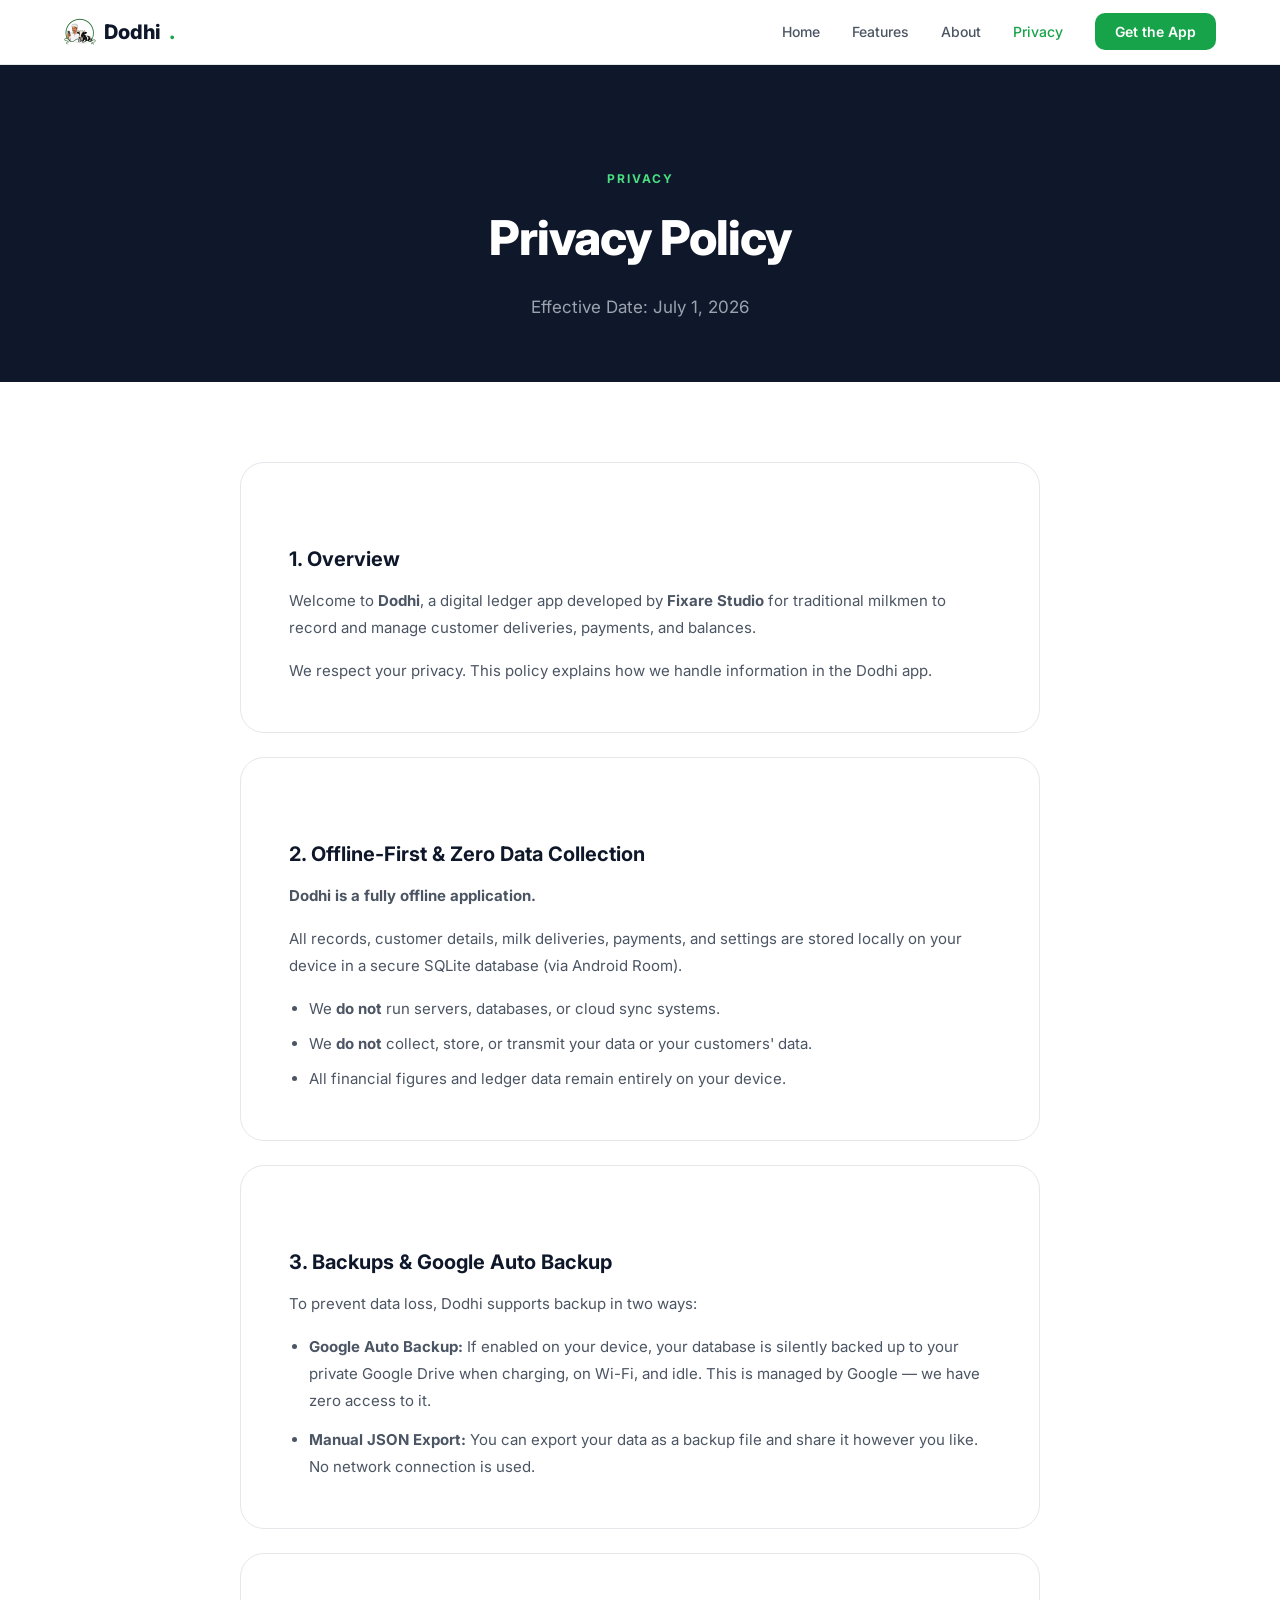
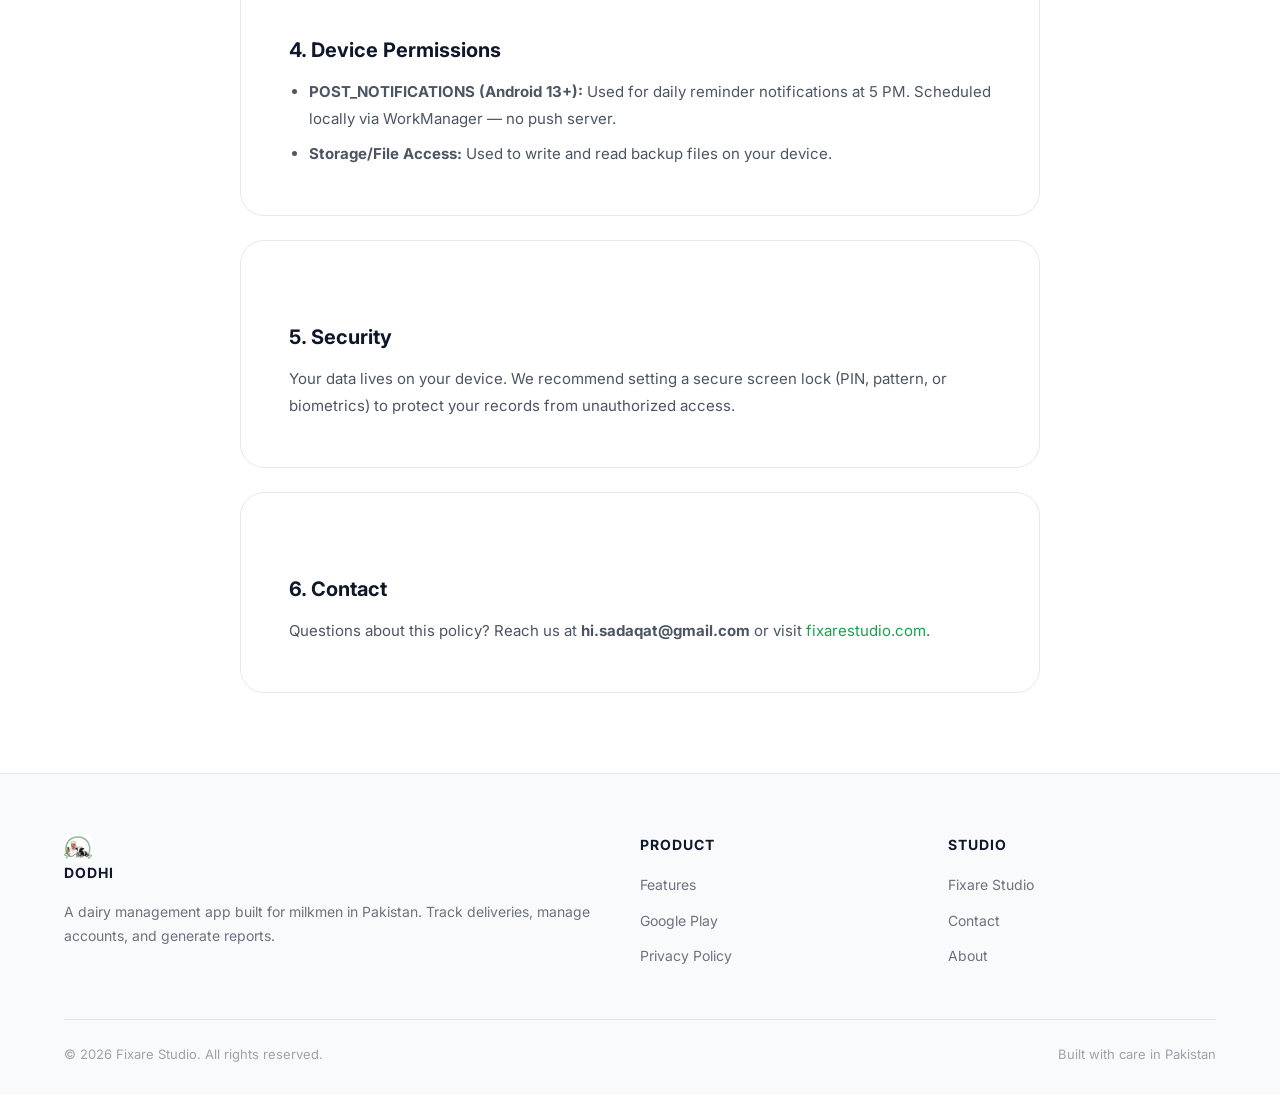
<file: docs/privacy.html>
<!DOCTYPE html>
<html lang="en">
<head>
  <meta charset="UTF-8">
  <meta name="viewport" content="width=device-width, initial-scale=1.0">
  <title>Privacy Policy — Dodhi Dairy Management App</title>
  <meta name="description" content="Read Dodhi's privacy policy. Dodhi is 100% offline. Your data stays on your device. No servers, no data collection.">
  <meta name="keywords" content="dodhi privacy policy, offline-first privacy, secure dairy app, data ownership">
  <meta name="author" content="Fixare Studio">
  <meta name="robots" content="index, follow">
  <link rel="canonical" href="https://dodhi.fixarestudio.com/privacy.html">
  <link rel="icon" href="./assets/logo.png" type="image/png">

  <meta property="og:type" content="website">
  <meta property="og:url" content="https://dodhi.fixarestudio.com/privacy.html">
  <meta property="og:title" content="Privacy Policy — Dodhi">
  <meta property="og:description" content="Dodhi is 100% offline. Your data stays on your device. No servers, no data collection.">
  <meta property="og:image" content="https://dodhi.fixarestudio.com/assets/logo.png">

  <meta name="twitter:card" content="summary">
  <meta name="twitter:title" content="Privacy Policy — Dodhi">
  <meta name="twitter:description" content="Dodhi is 100% offline. Your data stays on your device. No servers, no data collection.">
  <meta name="twitter:image" content="https://dodhi.fixarestudio.com/assets/logo.png">

  <link rel="preconnect" href="https://fonts.googleapis.com">
  <link rel="preconnect" href="https://fonts.gstatic.com" crossorigin>
  <link href="https://fonts.googleapis.com/css2?family=Inter:wght@400;500;600;700;800&display=swap" rel="stylesheet">
  <link rel="stylesheet" href="./style.css">
</head>
<body>

  <nav class="nav">
    <div class="nav-inner">
      <a href="./index.html" class="nav-logo">
        <img src="./assets/logo.png" alt="Dodhi" width="32" height="32" style="border-radius: 8px;">
        Dodhi<span class="dot">.</span>
      </a>
      <button class="nav-toggle" aria-label="Menu" onclick="document.querySelector('.nav-links').classList.toggle('active')">
        <span></span><span></span><span></span>
      </button>
      <ul class="nav-links">
        <li><a href="./index.html">Home</a></li>
        <li><a href="./features.html">Features</a></li>
        <li><a href="./about.html">About</a></li>
        <li><a href="./privacy.html" class="active">Privacy</a></li>
        <li><a href="https://play.google.com/store/apps/details?id=com.fixare.dodhi" class="nav-cta" target="_blank" rel="noopener">Get the App</a></li>
      </ul>
    </div>
  </nav>

  <section class="subpage-hero">
    <div class="container">
      <div class="section-badge" style="color: #4ade80;">PRIVACY</div>
      <h1>Privacy Policy</h1>
      <p>Effective Date: July 1, 2026</p>
    </div>
  </section>

  <section class="section">
    <div class="container">
      <div class="privacy-content" style="padding: 0;">

        <div class="feature-detail-card" style="display: block; max-width: 800px; margin: 0 auto;">
          <h2 style="font-size: 20px; font-weight: 700; color: var(--dark); margin-bottom: 12px;">1. Overview</h2>
          <p style="font-size: 15px; color: var(--gray-600); line-height: 1.8; margin-bottom: 16px;">
            Welcome to <strong>Dodhi</strong>, a digital ledger app developed by <strong>Fixare Studio</strong> for traditional milkmen to record and manage customer deliveries, payments, and balances.
          </p>
          <p style="font-size: 15px; color: var(--gray-600); line-height: 1.8; margin-bottom: 0;">
            We respect your privacy. This policy explains how we handle information in the Dodhi app.
          </p>
        </div>

        <div class="feature-detail-card" style="display: block; max-width: 800px; margin: 24px auto 0;">
          <h2 style="font-size: 20px; font-weight: 700; color: var(--dark); margin-bottom: 12px;">2. Offline-First & Zero Data Collection</h2>
          <p style="font-size: 15px; color: var(--gray-600); line-height: 1.8; margin-bottom: 16px;">
            <strong>Dodhi is a fully offline application.</strong>
          </p>
          <p style="font-size: 15px; color: var(--gray-600); line-height: 1.8; margin-bottom: 16px;">
            All records, customer details, milk deliveries, payments, and settings are stored locally on your device in a secure SQLite database (via Android Room).
          </p>
          <ul style="padding-left: 20px; margin-bottom: 0;">
            <li style="font-size: 15px; color: var(--gray-600); line-height: 1.8; margin-bottom: 8px;">We <strong>do not</strong> run servers, databases, or cloud sync systems.</li>
            <li style="font-size: 15px; color: var(--gray-600); line-height: 1.8; margin-bottom: 8px;">We <strong>do not</strong> collect, store, or transmit your data or your customers' data.</li>
            <li style="font-size: 15px; color: var(--gray-600); line-height: 1.8; margin-bottom: 0;">All financial figures and ledger data remain entirely on your device.</li>
          </ul>
        </div>

        <div class="feature-detail-card" style="display: block; max-width: 800px; margin: 24px auto 0;">
          <h2 style="font-size: 20px; font-weight: 700; color: var(--dark); margin-bottom: 12px;">3. Backups & Google Auto Backup</h2>
          <p style="font-size: 15px; color: var(--gray-600); line-height: 1.8; margin-bottom: 16px;">
            To prevent data loss, Dodhi supports backup in two ways:
          </p>
          <ul style="padding-left: 20px; margin-bottom: 0;">
            <li style="font-size: 15px; color: var(--gray-600); line-height: 1.8; margin-bottom: 12px;"><strong>Google Auto Backup:</strong> If enabled on your device, your database is silently backed up to your private Google Drive when charging, on Wi-Fi, and idle. This is managed by Google — we have zero access to it.</li>
            <li style="font-size: 15px; color: var(--gray-600); line-height: 1.8; margin-bottom: 0;"><strong>Manual JSON Export:</strong> You can export your data as a backup file and share it however you like. No network connection is used.</li>
          </ul>
        </div>

        <div class="feature-detail-card" style="display: block; max-width: 800px; margin: 24px auto 0;">
          <h2 style="font-size: 20px; font-weight: 700; color: var(--dark); margin-bottom: 12px;">4. Device Permissions</h2>
          <ul style="padding-left: 20px; margin-bottom: 0;">
            <li style="font-size: 15px; color: var(--gray-600); line-height: 1.8; margin-bottom: 8px;"><strong>POST_NOTIFICATIONS (Android 13+):</strong> Used for daily reminder notifications at 5 PM. Scheduled locally via WorkManager — no push server.</li>
            <li style="font-size: 15px; color: var(--gray-600); line-height: 1.8; margin-bottom: 0;"><strong>Storage/File Access:</strong> Used to write and read backup files on your device.</li>
          </ul>
        </div>

        <div class="feature-detail-card" style="display: block; max-width: 800px; margin: 24px auto 0;">
          <h2 style="font-size: 20px; font-weight: 700; color: var(--dark); margin-bottom: 12px;">5. Security</h2>
          <p style="font-size: 15px; color: var(--gray-600); line-height: 1.8; margin-bottom: 0;">
            Your data lives on your device. We recommend setting a secure screen lock (PIN, pattern, or biometrics) to protect your records from unauthorized access.
          </p>
        </div>

        <div class="feature-detail-card" style="display: block; max-width: 800px; margin: 24px auto 0;">
          <h2 style="font-size: 20px; font-weight: 700; color: var(--dark); margin-bottom: 12px;">6. Contact</h2>
          <p style="font-size: 15px; color: var(--gray-600); line-height: 1.8; margin-bottom: 0;">
            Questions about this policy? Reach us at <strong>hi.sadaqat@gmail.com</strong> or visit <a href="https://fixarestudio.com" style="color: var(--green);">fixarestudio.com</a>.
          </p>
        </div>

      </div>
    </div>
  </section>

  <footer class="footer">
    <div class="container">
      <div class="footer-grid">
        <div>
          <h4>
            <img src="./assets/logo.png" alt="" width="28" height="28" style="border-radius: 6px; vertical-align: middle; margin-right: 8px;">
            Dodhi
          </h4>
          <p>A dairy management app built for milkmen in Pakistan. Track deliveries, manage accounts, and generate reports.</p>
        </div>
        <div>
          <h4>Product</h4>
          <ul>
            <li><a href="./features.html">Features</a></li>
            <li><a href="https://play.google.com/store/apps/details?id=com.fixare.dodhi" target="_blank" rel="noopener">Google Play</a></li>
            <li><a href="./privacy.html">Privacy Policy</a></li>
          </ul>
        </div>
        <div>
          <h4>Studio</h4>
          <ul>
            <li><a href="https://fixarestudio.com" target="_blank" rel="noopener">Fixare Studio</a></li>
            <li><a href="mailto:hi.sadaqat@gmail.com">Contact</a></li>
            <li><a href="./about.html">About</a></li>
          </ul>
        </div>
      </div>
      <div class="footer-bottom">
        <span>© 2026 Fixare Studio. All rights reserved.</span>
        <span>Built with care in Pakistan</span>
      </div>
    </div>
  </footer>

</body>
</html>
</file>
<file: docs/style.css>
:root {
  --green: #16a34a;
  --green-dark: #15803d;
  --green-light: #dcfce7;
  --green-50: #f0fdf4;
  --dark: #0f172a;
  --dark-soft: #1e293b;
  --gray-900: #111827;
  --gray-700: #374151;
  --gray-600: #4b5563;
  --gray-500: #6b7280;
  --gray-400: #9ca3af;
  --gray-300: #d1d5db;
  --gray-200: #e5e7eb;
  --gray-100: #f3f4f6;
  --gray-50: #f9fafb;
  --white: #ffffff;
  --radius: 16px;
  --radius-sm: 10px;
  --radius-lg: 24px;
  --shadow-sm: 0 1px 2px rgba(0,0,0,0.05);
  --shadow: 0 1px 3px rgba(0,0,0,0.1), 0 1px 2px rgba(0,0,0,0.06);
  --shadow-md: 0 4px 6px -1px rgba(0,0,0,0.1), 0 2px 4px -2px rgba(0,0,0,0.1);
  --shadow-lg: 0 10px 15px -3px rgba(0,0,0,0.1), 0 4px 6px -4px rgba(0,0,0,0.1);
  --shadow-xl: 0 20px 25px -5px rgba(0,0,0,0.1), 0 8px 10px -6px rgba(0,0,0,0.1);
}

*, *::before, *::after { margin: 0; padding: 0; box-sizing: border-box; }

html { scroll-behavior: smooth; }

body {
  font-family: 'Inter', -apple-system, BlinkMacSystemFont, 'Segoe UI', sans-serif;
  color: var(--gray-700);
  line-height: 1.6;
  background: var(--white);
  -webkit-font-smoothing: antialiased;
}

a { text-decoration: none; color: inherit; }
img { max-width: 100%; display: block; }

.container { max-width: 1200px; margin: 0 auto; padding: 0 24px; }

/* Navigation */
.nav {
  position: sticky;
  top: 0;
  z-index: 100;
  background: rgba(255,255,255,0.85);
  backdrop-filter: blur(20px);
  border-bottom: 1px solid var(--gray-200);
}

.nav-inner {
  max-width: 1200px;
  margin: 0 auto;
  padding: 0 24px;
  display: flex;
  align-items: center;
  justify-content: space-between;
  height: 64px;
}

.nav-logo {
  font-size: 20px;
  font-weight: 800;
  color: var(--dark);
  display: flex;
  align-items: center;
  gap: 8px;
}

.nav-logo .dot { color: var(--green); }

.nav-links {
  display: flex;
  gap: 32px;
  align-items: center;
  list-style: none;
}

.nav-links a {
  font-size: 14px;
  font-weight: 500;
  color: var(--gray-600);
  transition: color 0.2s;
}

.nav-links a:hover, .nav-links a.active { color: var(--green); }

.nav-cta {
  background: var(--green);
  color: var(--white) !important;
  padding: 10px 20px;
  border-radius: var(--radius-sm);
  font-weight: 600 !important;
  transition: background 0.2s;
}

.nav-cta:hover { background: var(--green-dark); }

.nav-toggle {
  display: none;
  flex-direction: column;
  gap: 5px;
  background: none;
  border: none;
  cursor: pointer;
  padding: 4px;
}

.nav-toggle span {
  width: 22px;
  height: 2px;
  background: var(--gray-700);
  border-radius: 2px;
  transition: all 0.3s;
}

@media (max-width: 768px) {
  .nav-toggle { display: flex; }
  .nav-links {
    position: fixed;
    top: 64px;
    right: -100%;
    width: 280px;
    height: calc(100vh - 64px);
    background: var(--white);
    flex-direction: column;
    padding: 32px;
    gap: 0;
    box-shadow: var(--shadow-xl);
    transition: right 0.3s ease;
    align-items: stretch;
  }
  .nav-links.active { right: 0; }
  .nav-links a {
    padding: 14px 0;
    border-bottom: 1px solid var(--gray-100);
    font-size: 16px;
  }
  .nav-cta { text-align: center; margin-top: 12px; border-bottom: none !important; }
}

/* Hero */
.hero {
  background: linear-gradient(135deg, var(--dark) 0%, var(--dark-soft) 100%);
  padding: 100px 0 80px;
  color: var(--white);
  overflow: hidden;
}

.hero-grid {
  display: grid;
  grid-template-columns: 1fr 1fr;
  gap: 60px;
  align-items: center;
}

@media (max-width: 900px) {
  .hero-grid { grid-template-columns: 1fr; text-align: center; }
  .hero-actions { justify-content: center; }
}

.hero-badge {
  display: inline-flex;
  align-items: center;
  gap: 6px;
  background: rgba(22, 163, 74, 0.15);
  border: 1px solid rgba(22, 163, 74, 0.3);
  color: #4ade80;
  padding: 6px 14px;
  border-radius: 100px;
  font-size: 12px;
  font-weight: 600;
  margin-bottom: 24px;
}

.hero h1 {
  font-size: clamp(36px, 5vw, 56px);
  font-weight: 800;
  line-height: 1.1;
  letter-spacing: -0.02em;
  margin-bottom: 20px;
  color: var(--white);
}

.hero h1 span { color: var(--green); }

.hero-sub {
  font-size: 18px;
  color: var(--gray-400);
  line-height: 1.7;
  margin-bottom: 36px;
  max-width: 500px;
}

@media (max-width: 900px) {
  .hero-sub { margin-left: auto; margin-right: auto; }
}

.hero-actions {
  display: flex;
  gap: 12px;
  flex-wrap: wrap;
}

.btn {
  display: inline-flex;
  align-items: center;
  gap: 8px;
  padding: 14px 28px;
  border-radius: var(--radius-sm);
  font-size: 14px;
  font-weight: 600;
  transition: all 0.2s;
  cursor: pointer;
  border: none;
}

.btn-primary { background: var(--green); color: var(--white); }
.btn-primary:hover { background: var(--green-dark); transform: translateY(-1px); }
.btn-outline { background: transparent; border: 1px solid var(--gray-300); color: var(--white); }
.btn-outline:hover { border-color: var(--white); }
.btn-outline-dark { background: transparent; border: 1px solid var(--gray-300); color: var(--gray-700); }
.btn-outline-dark:hover { border-color: var(--green); color: var(--green); }

/* Phone Mockup */
.hero-visual {
  display: flex;
  justify-content: center;
  position: relative;
}

.phone-mockup {
  width: 280px;
  background: var(--white);
  border-radius: 32px;
  padding: 12px;
  box-shadow: 0 40px 80px rgba(0,0,0,0.4);
  transform: perspective(1000px) rotateY(-5deg) rotateX(3deg);
  transition: transform 0.5s ease;
}

.phone-mockup:hover { transform: perspective(1000px) rotateY(0deg) rotateX(0deg) scale(1.02); }

.phone-screen {
  border-radius: 24px;
  overflow: hidden;
  background: var(--gray-100);
}

.phone-screen img {
  width: 100%;
  height: auto;
  display: block;
}

/* Sections */
.section {
  padding: 80px 0;
}

.section-alt { background: var(--gray-50); }

.section-header {
  text-align: center;
  margin-bottom: 60px;
}

.section-badge {
  display: inline-block;
  font-size: 12px;
  font-weight: 700;
  color: var(--green);
  letter-spacing: 2px;
  text-transform: uppercase;
  margin-bottom: 12px;
}

.section-title {
  font-size: clamp(28px, 4vw, 42px);
  font-weight: 800;
  color: var(--dark);
  letter-spacing: -0.02em;
  margin-bottom: 16px;
}

.section-desc {
  font-size: 17px;
  color: var(--gray-500);
  max-width: 600px;
  margin: 0 auto;
  line-height: 1.7;
}

/* Feature Cards */
.features-grid {
  display: grid;
  grid-template-columns: repeat(3, 1fr);
  gap: 24px;
}

@media (max-width: 900px) { .features-grid { grid-template-columns: repeat(2, 1fr); } }
@media (max-width: 600px) { .features-grid { grid-template-columns: 1fr; } }

.feature-card {
  background: var(--white);
  border: 1px solid var(--gray-200);
  border-radius: var(--radius);
  padding: 32px;
  transition: all 0.3s ease;
}

.feature-card:hover {
  border-color: var(--green);
  box-shadow: var(--shadow-md);
  transform: translateY(-4px);
}

.feature-icon {
  width: 48px;
  height: 48px;
  border-radius: 12px;
  background: var(--green-light);
  display: flex;
  align-items: center;
  justify-content: center;
  font-size: 24px;
  margin-bottom: 20px;
}

.feature-card h3 {
  font-size: 18px;
  font-weight: 700;
  color: var(--dark);
  margin-bottom: 10px;
}

.feature-card p {
  font-size: 14px;
  color: var(--gray-500);
  line-height: 1.7;
}

/* Split Section */
.split-section {
  display: grid;
  grid-template-columns: 1fr 1fr;
  gap: 60px;
  align-items: center;
}

@media (max-width: 900px) {
  .split-section { grid-template-columns: 1fr; text-align: center; }
  .split-section .text { order: 1; }
  .split-section .visual { order: 2; }
  .split-list { display: inline-block; text-align: left; }
}

.split-section .section-badge { text-align: left; }

.split-title {
  font-size: clamp(24px, 3.5vw, 36px);
  font-weight: 800;
  color: var(--dark);
  margin-bottom: 16px;
  letter-spacing: -0.01em;
}

.split-desc {
  font-size: 16px;
  color: var(--gray-500);
  line-height: 1.7;
  margin-bottom: 28px;
}

.split-list {
  list-style: none;
}

.split-list li {
  display: flex;
  align-items: center;
  gap: 12px;
  padding: 10px 0;
  font-size: 15px;
  font-weight: 500;
  color: var(--gray-700);
}

.split-list .check {
  width: 24px;
  height: 24px;
  border-radius: 50%;
  background: var(--green-light);
  display: flex;
  align-items: center;
  justify-content: center;
  color: var(--green);
  font-size: 14px;
  flex-shrink: 0;
}

/* App Screenshot Card */
.screenshot-card {
  background: var(--white);
  border: 1px solid var(--gray-200);
  border-radius: var(--radius-lg);
  padding: 16px;
  box-shadow: var(--shadow-lg);
}

.screenshot-card img {
  width: 100%;
  border-radius: var(--radius);
}

/* Stats */
.stats-grid {
  display: grid;
  grid-template-columns: repeat(4, 1fr);
  gap: 24px;
}

@media (max-width: 768px) { .stats-grid { grid-template-columns: repeat(2, 1fr); } }

.stat-card {
  text-align: center;
  padding: 32px 16px;
  background: var(--white);
  border: 1px solid var(--gray-200);
  border-radius: var(--radius);
}

.stat-value {
  font-size: 36px;
  font-weight: 800;
  color: var(--green);
  margin-bottom: 4px;
}

.stat-label {
  font-size: 14px;
  color: var(--gray-500);
  font-weight: 500;
}

/* CTA */
.cta-section {
  background: var(--dark);
  padding: 80px 0;
  text-align: center;
  color: var(--white);
}

.cta-section h2 {
  font-size: clamp(28px, 4vw, 40px);
  font-weight: 800;
  margin-bottom: 16px;
  letter-spacing: -0.02em;
}

.cta-section p {
  font-size: 17px;
  color: var(--gray-400);
  margin-bottom: 32px;
  max-width: 500px;
  margin-left: auto;
  margin-right: auto;
}

/* Footer */
.footer {
  background: var(--gray-50);
  border-top: 1px solid var(--gray-200);
  padding: 60px 0 30px;
}

.footer-grid {
  display: grid;
  grid-template-columns: 2fr 1fr 1fr;
  gap: 40px;
  margin-bottom: 40px;
}

@media (max-width: 768px) { .footer-grid { grid-template-columns: 1fr; } }

.footer h4 {
  font-size: 14px;
  font-weight: 700;
  color: var(--dark);
  margin-bottom: 16px;
  text-transform: uppercase;
  letter-spacing: 1px;
}

.footer p {
  font-size: 14px;
  color: var(--gray-500);
  line-height: 1.7;
}

.footer ul { list-style: none; }

.footer ul li { margin-bottom: 10px; }

.footer ul a {
  font-size: 14px;
  color: var(--gray-500);
  transition: color 0.2s;
}

.footer ul a:hover { color: var(--green); }

.footer-bottom {
  border-top: 1px solid var(--gray-200);
  padding-top: 24px;
  display: flex;
  justify-content: space-between;
  align-items: center;
  font-size: 13px;
  color: var(--gray-400);
}

@media (max-width: 600px) {
  .footer-bottom { flex-direction: column; gap: 12px; }
}

/* Animations */
.reveal {
  opacity: 0;
  transform: translateY(20px);
  transition: opacity 0.6s ease, transform 0.6s ease;
}

.reveal.visible {
  opacity: 1;
  transform: translateY(0);
}

/* Subpage Hero */
.subpage-hero {
  background: var(--dark);
  padding: 100px 0 60px;
  text-align: center;
  color: var(--white);
}

.subpage-hero h1 {
  font-size: clamp(32px, 5vw, 48px);
  font-weight: 800;
  margin-bottom: 16px;
  letter-spacing: -0.02em;
}

.subpage-hero p {
  font-size: 17px;
  color: var(--gray-400);
  max-width: 600px;
  margin: 0 auto;
  line-height: 1.7;
}

/* Features Page */
.feature-detail-card {
  background: var(--white);
  border: 1px solid var(--gray-200);
  border-radius: var(--radius-lg);
  padding: 48px;
  margin-bottom: 24px;
  display: grid;
  grid-template-columns: 1fr 1fr;
  gap: 40px;
  align-items: center;
}

@media (max-width: 768px) {
  .feature-detail-card { grid-template-columns: 1fr; padding: 32px 24px; }
}

.feature-detail-card h3 {
  font-size: 24px;
  font-weight: 700;
  color: var(--dark);
  margin-bottom: 12px;
}

.feature-detail-card p {
  font-size: 15px;
  color: var(--gray-500);
  line-height: 1.7;
}

/* About Page */
.about-story {
  display: grid;
  grid-template-columns: 1fr 1fr;
  gap: 60px;
  align-items: center;
}

@media (max-width: 900px) {
  .about-story { grid-template-columns: 1fr; }
}

.about-quote {
  background: var(--dark);
  border-radius: var(--radius-lg);
  padding: 48px;
  color: var(--white);
}

.about-quote blockquote {
  font-size: 24px;
  font-weight: 700;
  line-height: 1.4;
  color: var(--green);
  margin-bottom: 16px;
}

.about-quote p {
  font-size: 15px;
  color: var(--gray-400);
  line-height: 1.7;
}

/* Privacy Page */
.privacy-content {
  max-width: 800px;
  margin: 0 auto;
  padding: 60px 24px;
}

.privacy-content h2 {
  font-size: 22px;
  font-weight: 700;
  color: var(--dark);
  margin: 32px 0 12px;
}

.privacy-content p {
  font-size: 15px;
  color: var(--gray-600);
  line-height: 1.8;
  margin-bottom: 16px;
}

.privacy-content ul {
  padding-left: 24px;
  margin-bottom: 16px;
}

.privacy-content li {
  font-size: 15px;
  color: var(--gray-600);
  line-height: 1.8;
  margin-bottom: 8px;
}
</file>
